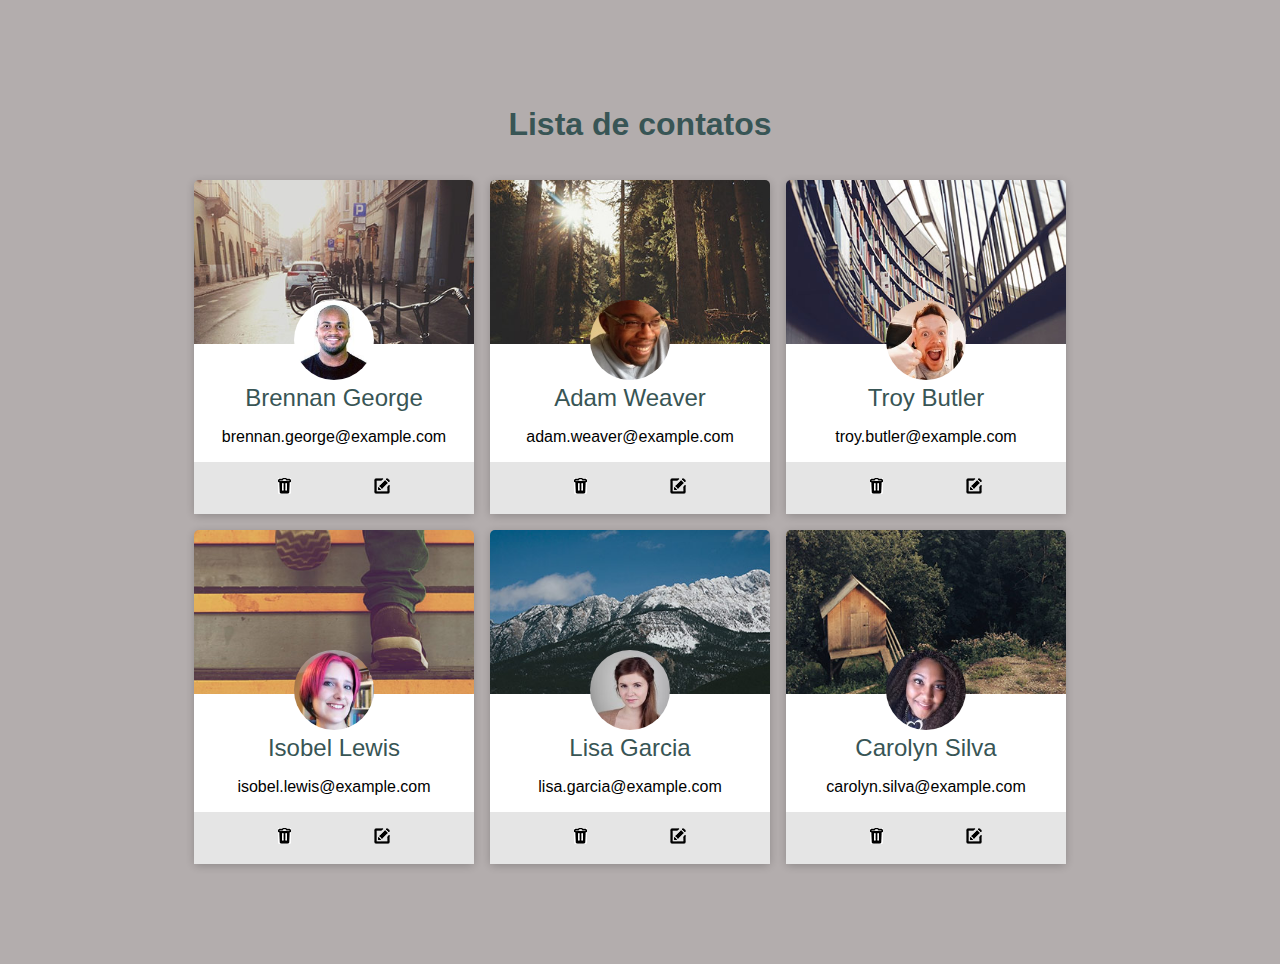
<file: lista-contatos/index.html>
<!DOCTYPE html>
<html lang="en">

<head>
    <meta charset="UTF-8">
    <meta http-equiv="X-UA-Compatible" content="IE=edge">
    <meta name="viewport" content="width=device-width, initial-scale=1.0">
    <title>Document</title>
    <link rel="stylesheet" href="style2.css">

</head>

<body>
    <h1 class="main-title">Lista de contatos</h1>

    <div class="list-wrapper">
        <ul class="list">
            <li class="list-item" id="thumb1">
                <div class="list-item__image">
                    <img src="imagens/1.jpg" alt="foto de contato">
                </div>
                
                <div class="list-item__content">
                    <p class="list-item__name">
                        Brennan George
                    </p>
                    <p class="list-item__email">
                        brennan.george@example.com
                    </p>
                </div>
                
                <div class="list-item__action">
                    <a href="#"><img src="imagens/delete.png" alt="Delete"></a>
                    <a href="#"><img src="imagens/edit.png" alt="Edit"></a>

                </div>
            </li>

            <li class="list-item" id="thumb2">
                <div class="list-item__image">
                    <img src="imagens/2.jpg" alt="foto de contato">

                </div>
                <div class="list-item__content">
                    <p class="list-item__name">
                        Adam Weaver
                    </p>
                    <p class="list-item__email">
                        adam.weaver@example.com
                    </p>

                </div>
                <div class="list-item__action">
                    <a href="#"><img src="imagens/delete.png" alt="Delete"></a>
                    <a href="#"><img src="imagens/edit.png" alt="Edit"></a>

                </div>
            </li>

            <li class="list-item" id="thumb3">
                <div class="list-item__image">
                    <img src="imagens/3.jpg" alt="foto de contato">

                </div>
                <div class="list-item__content">
                    <p class="list-item__name">
                        Troy Butler
                    </p>
                    <p class="list-item__email">
                        troy.butler@example.com
                    </p>

                </div>
                <div class="list-item__action">
                    <a href="#"><img src="imagens/delete.png" alt="Delete"></a>
                    <a href="#"><img src="imagens/edit.png" alt="Edit"></a>

                </div>
            </li>

            <li class="list-item" id="thumb4">
                <div class="list-item__image">
                    <img src="imagens/4.jpg" alt="foto de contato">

                </div>
                <div class="list-item__content">
                    <p class="list-item__name">
                        Isobel Lewis
                    </p>
                    <p class="list-item__email">
                        isobel.lewis@example.com
                    </p>

                </div>
                <div class="list-item__action">
                    <a href="#"><img src="imagens/delete.png" alt="Delete"></a>
                    <a href="#"><img src="imagens/edit.png" alt="Edit"></a>

                </div>
            </li>

            <li class="list-item" id="thumb5">
                <div class="list-item__image">
                    <img src="imagens/5.jpg" alt="foto de contato">

                </div>
                <div class="list-item__content">
                    <p class="list-item__name">
                        Lisa Garcia
                    </p>
                    <p class="list-item__email">
                        lisa.garcia@example.com
                    </p>

                </div>
                <div class="list-item__action">
                    <a href="#"><img src="imagens/delete.png" alt="Delete"></a>
                    <a href="#"><img src="imagens/edit.png" alt="Edit"></a>

                </div>
            </li>

            <li class="list-item" id="thumb6">
                <div class="list-item__image">
                    <img src="imagens/6.jpg" alt="foto de contato">

                </div>
                <div class="list-item__content">
                    <p class="list-item__name">
                        Carolyn Silva
                    </p>
                    <p class="list-item__email">
                        carolyn.silva@example.com
                    </p>

                </div>
                <div class="list-item__action">
                    <a href="#"><img src="imagens/delete.png" alt="Delete"></a>
                    <a href="#"><img src="imagens/edit.png" alt="Edit"></a>

                </div>
            </li>

        </ul>
    </div>

</body>

</html>
</file>
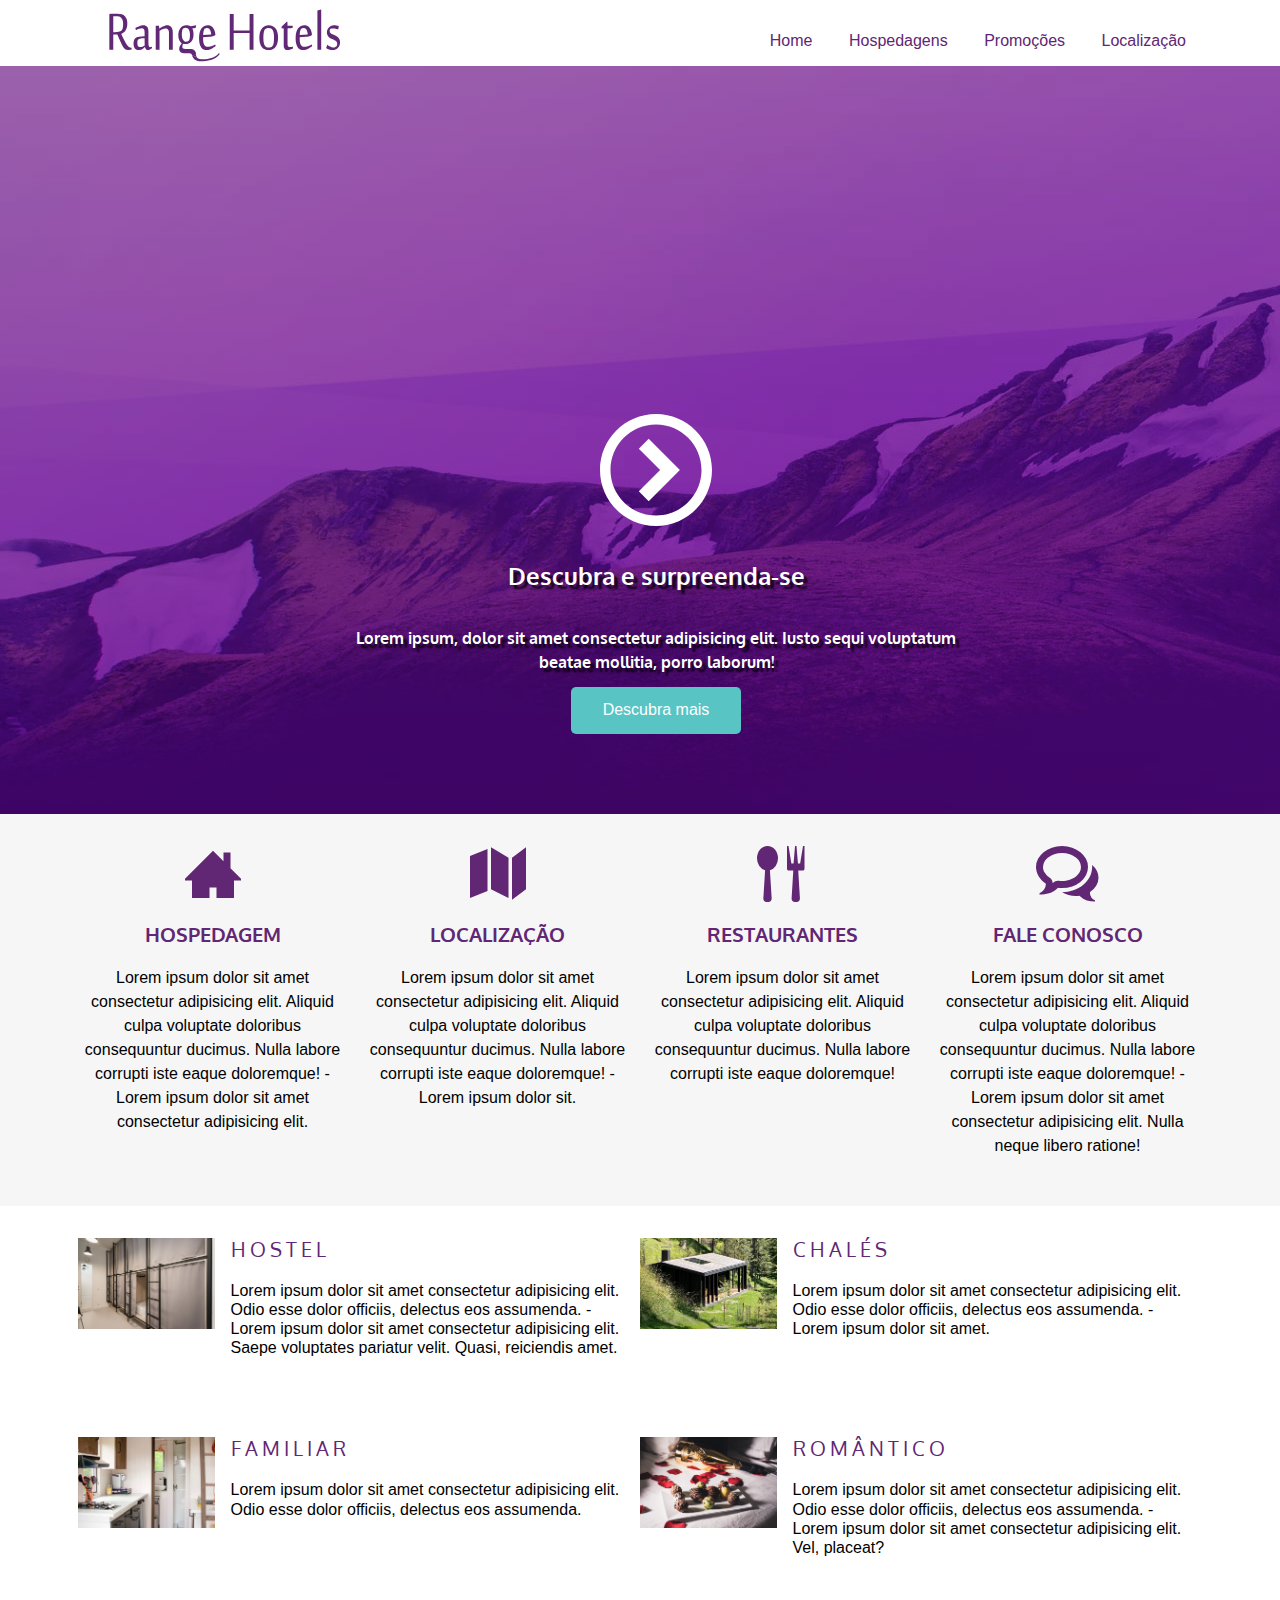
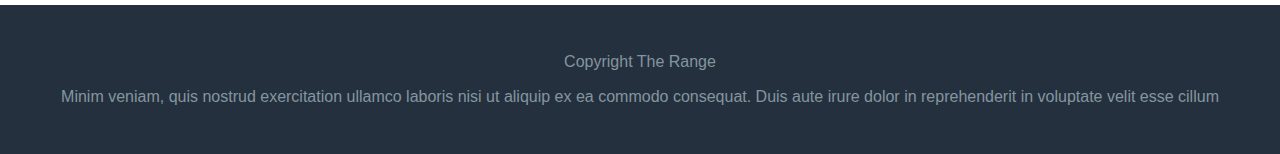
<file: Projeto-7-Angels-Hostels/index.html>
<!DOCTYPE html>
<html lang="pt-br">

<head>
    <meta charset="UTF-8">
    <meta name="viewport" content="width=device-width, initial-scale=1.0">
    <title>AngelsHostels</title>
    <link rel="preconnect" href="https://fonts.googleapis.com">
    <link rel="preconnect" href="https://fonts.gstatic.com" crossorigin>
    <link href="https://fonts.googleapis.com/css2?family=Oxygen:wght@400;700&display=swap" rel="stylesheet">

    <link rel="stylesheet" href="assets/icomoon-icon/style.css">

    <link rel="stylesheet" href="css/normalize.css">
    <link rel="stylesheet" href="css/style.css">

</head>

<body>

    <header class="top_header maxWidth">
        <img src="images/logo_mob.svg" class="top_header_logo" alt="Angels Hostels">
        <nav class="top_header_nav">
            <ul>
                <li>
                    <a href="#">Home</a>
                </li>
                <li>
                    <a href="#">Hospedagens</a>
                </li>

                <li>
                    <a href="#">Promoções</a>
                </li>

                <li>
                    <a href="#">Localização</a>
                </li>
            </ul>
        </nav>
    </header>

    <main>

        <section class="heroBanner">
            <div class="maxWidth">
                <div class="heroBanner_iconPlay">
                    <img src="images/icon_play.svg" alt="">
                </div>
                <h1 class="heroBanner_title">
                    Descubra e surpreenda-se
                </h1>
                <h2 class="heroBanner_subtitle">
                    Lorem ipsum, dolor sit amet consectetur adipisicing elit. Iusto sequi voluptatum beatae mollitia,
                    porro
                    laborum!
                </h2>

                <a href="" class="heroBanner_btn">Descubra mais</a>
            </div>
        </section>

        <section class="middleContent">

            <div class="maxWidth row">

                <article class="col col-sm-12 col-md-6 col-xl-3 ">
                    <a href="#">
                        <span class="icon-home3"></span>
                        <h3 class="middleContent_title">Hospedagem</h3>
                        <p>Lorem ipsum dolor sit amet consectetur adipisicing elit. Aliquid culpa voluptate doloribus
                            consequuntur ducimus. Nulla labore corrupti iste eaque doloremque! - Lorem ipsum dolor sit
                            amet consectetur adipisicing elit.</p>
                    </a>
                </article>

                <article class="col col-sm-12 col-md-6 col-xl-3 ">
                    <a href="#">
                        <span class="icon-map"></span>
                        <h3 class="middleContent_title">Localização</h3>
                        <p>Lorem ipsum dolor sit amet consectetur adipisicing elit. Aliquid culpa voluptate doloribus
                            consequuntur ducimus. Nulla labore corrupti iste eaque doloremque! - Lorem ipsum dolor sit.
                        </p>
                    </a>
                </article>

                <article class="col col-sm-12 col-md-6 col-xl-3 ">
                    <a href="#">
                        <span class="icon-spoon-knife"></span>
                        <h3 class="middleContent_title">Restaurantes</h3>
                        <p>Lorem ipsum dolor sit amet consectetur adipisicing elit. Aliquid culpa voluptate doloribus
                            consequuntur ducimus. Nulla labore corrupti iste eaque doloremque!</p>
                    </a>
                </article>

                <article class="col col-sm-12 col-md-6 col-xl-3 ">
                    <a href="#">
                        <span class="icon-bubbles4"></span>
                        <h3 class="middleContent_title">Fale conosco</h3>
                        <p>Lorem ipsum dolor sit amet consectetur adipisicing elit. Aliquid culpa voluptate doloribus
                            consequuntur ducimus. Nulla labore corrupti iste eaque doloremque! - Lorem ipsum dolor sit
                            amet consectetur adipisicing elit. Nulla neque libero ratione!</p>
                    </a>
                </article>

            </div>

        </section>

        <section class="mainContent">
            <div class="row maxWidth">

                <article class="mainContent_article col-sm-12 col-xl-6">
                    <div class="mainContent_container">
                        <div class="mainContent_img">
                            <img src="images/hostel.png" alt="Hostel">
                        </div>
                        <div class="mainContent_text">
                            <h3 class="mainContent_title">Hostel</h3>
                            <p>Lorem ipsum dolor sit amet consectetur adipisicing elit. Odio esse dolor officiis,
                                delectus
                                eos assumenda. - Lorem ipsum dolor sit amet consectetur adipisicing elit. Saepe
                                voluptates pariatur velit. Quasi, reiciendis amet.</p>
                        </div>
                    </div>
                </article>


                <article class="mainContent_article col-sm-12 col-xl-6">
                    <div class="mainContent_container">
                        <div class="mainContent_img">
                            <img src="images/chale.png" alt="Chalé">
                        </div>
                        <div class="mainContent_text">
                            <h3 class="mainContent_title">Chalés</h3>
                            <p>Lorem ipsum dolor sit amet consectetur adipisicing elit. Odio esse dolor officiis,
                                delectus
                                eos assumenda. - Lorem ipsum dolor sit amet.</p>
                        </div>
                    </div>
                </article>

                <article class="mainContent_article col-sm-12 col-xl-6">
                    <div class="mainContent_container">
                        <div class="mainContent_img">
                            <img src="images/familiar.png" alt="Familiar">
                        </div>
                        <div class="mainContent_text">
                            <h3 class="mainContent_title">Familiar</h3>
                            <p>Lorem ipsum dolor sit amet consectetur adipisicing elit. Odio esse dolor officiis,
                                delectus
                                eos assumenda. </p>
                        </div>
                    </div>
                </article>

                <article class="mainContent_article col-sm-12 col-xl-6">
                    <div class="mainContent_container">
                        <div class="mainContent_img">
                            <img src="images/romantico.png" alt="Romântico">
                        </div>
                        <div class="mainContent_text">
                            <h3 class="mainContent_title">Romântico</h3>
                            <p>Lorem ipsum dolor sit amet consectetur adipisicing elit. Odio esse dolor officiis,
                                delectus
                                eos assumenda. - Lorem ipsum dolor sit amet consectetur adipisicing elit. Vel, placeat?
                            </p>
                        </div>
                    </div>
                </article>
            </div>
        </section>

    </main>

    <footer class="footer">
        <p>Copyright The Range</p>
        <p>Minim veniam, quis nostrud exercitation ullamco laboris nisi ut aliquip ex ea commodo consequat. Duis aute
            irure dolor in reprehenderit in voluptate velit esse cillum
        </p>
    </footer>

</body>

</html>
</file>
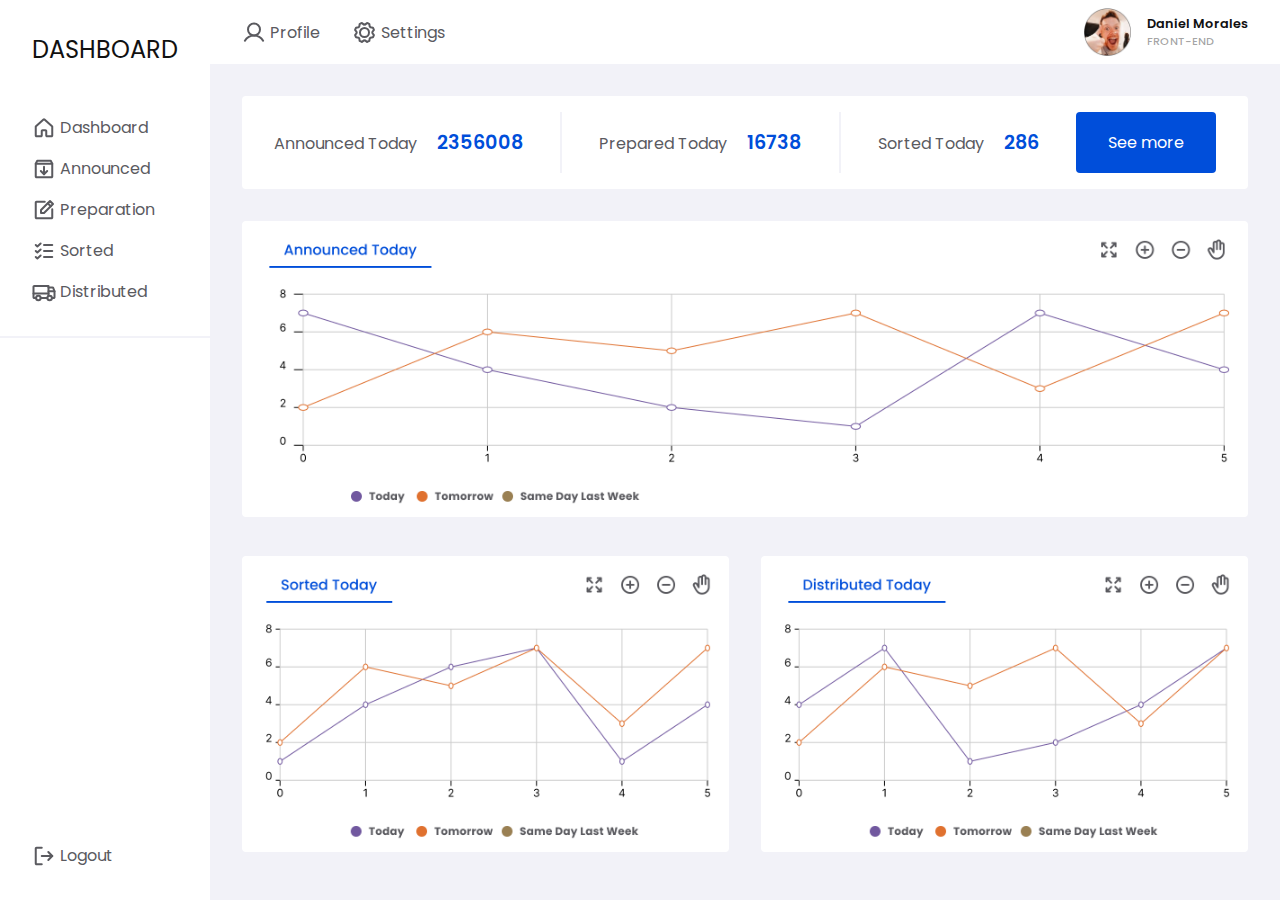
<file: projeto-8-Dashboard/index.html>
<!DOCTYPE html>
<html lang="pt-br">

<head>
    <meta charset="UTF-8">
    <meta name="viewport" content="width=device-width, initial-scale=1.0">
    <title>Projeto Dashboard</title>
    <link rel="preconnect" href="https://fonts.googleapis.com">
    <link rel="preconnect" href="https://fonts.gstatic.com" crossorigin>
    <link href="https://fonts.googleapis.com/css2?family=Poppins:wght@500;600&display=swap" rel="stylesheet">
    <link rel="stylesheet" href="style.css">
</head>

<body>
    <nav class="mainNav">
        <a href="index.html" class="mainNav_linkLogo">Dashboard</a>

        <div class="mainNav_menus">
            <ul class="mainNav_menu">
                <li>
                    <a href="#">
                        <svg width="24" height="24" viewBox="0 0 24 24" fill="none" xmlns="http://www.w3.org/2000/svg">
                            <path
                                d="M14.25 19.499V14.999C14.25 14.8001 14.171 14.6093 14.0303 14.4686C13.8897 14.328 13.6989 14.249 13.5 14.249H10.5C10.3011 14.249 10.1103 14.328 9.96967 14.4686C9.82902 14.6093 9.75 14.8001 9.75 14.999V19.499C9.75 19.6979 9.67098 19.8887 9.53033 20.0293C9.38968 20.17 9.19891 20.249 9 20.249H4.5C4.30109 20.249 4.11032 20.17 3.96967 20.0293C3.82902 19.8887 3.75 19.6979 3.75 19.499V10.8271C3.75168 10.7233 3.77411 10.6209 3.81597 10.5259C3.85783 10.4309 3.91828 10.3453 3.99375 10.274L11.4937 3.45836C11.632 3.33187 11.8126 3.26172 12 3.26172C12.1874 3.26172 12.368 3.33187 12.5062 3.45836L20.0062 10.274C20.0817 10.3453 20.1422 10.4309 20.184 10.5259C20.2259 10.6209 20.2483 10.7233 20.25 10.8271V19.499C20.25 19.6979 20.171 19.8887 20.0303 20.0293C19.8897 20.17 19.6989 20.249 19.5 20.249H15C14.8011 20.249 14.6103 20.17 14.4697 20.0293C14.329 19.8887 14.25 19.6979 14.25 19.499Z"
                                stroke="#5A5A5F" stroke-width="2" stroke-linecap="round" stroke-linejoin="round" />
                        </svg>

                        Dashboard
                    </a>
                </li>

                <li>
                    <a href="#">
                        <svg width="24" height="24" viewBox="0 0 24 24" fill="none" xmlns="http://www.w3.org/2000/svg">
                            <path
                                d="M19.5 20.25H4.5C4.30109 20.25 4.11032 20.171 3.96967 20.0303C3.82902 19.8897 3.75 19.6989 3.75 19.5V6.75L5.25 3.75H18.75L20.25 6.75V19.5C20.25 19.6989 20.171 19.8897 20.0303 20.0303C19.8897 20.171 19.6989 20.25 19.5 20.25Z"
                                stroke="#5A5A5F" stroke-width="2" stroke-linecap="round" stroke-linejoin="round" />
                            <path d="M8.82227 14.0703L12.0004 17.2484L15.1785 14.0703" stroke="#5A5A5F" stroke-width="2"
                                stroke-linecap="round" stroke-linejoin="round" />
                            <path d="M12 9.75V17.25" stroke="#5A5A5F" stroke-width="2" stroke-linecap="round"
                                stroke-linejoin="round" />
                            <path d="M3.75 6.75H20.25" stroke="#5A5A5F" stroke-width="2" stroke-linecap="round"
                                stroke-linejoin="round" />
                        </svg>

                        Announced
                    </a>
                </li>

                <li>
                    <a href="#">
                        <svg width="24" height="24" viewBox="0 0 24 24" fill="none" xmlns="http://www.w3.org/2000/svg">
                            <path d="M12 15H9V12L18 3L21 6L12 15Z" stroke="#5A5A5F" stroke-width="2"
                                stroke-linecap="round" stroke-linejoin="round" />
                            <path d="M15.75 5.25L18.75 8.25" stroke="#5A5A5F" stroke-width="2" stroke-linecap="round"
                                stroke-linejoin="round" />
                            <path
                                d="M20.25 11.25V19.5C20.25 19.6989 20.171 19.8897 20.0303 20.0303C19.8897 20.171 19.6989 20.25 19.5 20.25H4.5C4.30109 20.25 4.11032 20.171 3.96967 20.0303C3.82902 19.8897 3.75 19.6989 3.75 19.5V4.5C3.75 4.30109 3.82902 4.11032 3.96967 3.96967C4.11032 3.82902 4.30109 3.75 4.5 3.75H12.75"
                                stroke="#5A5A5F" stroke-width="2" stroke-linecap="round" stroke-linejoin="round" />
                        </svg>

                        Preparation
                    </a>
                </li>

                <li>
                    <a href="#">
                        <svg width="24" height="24" viewBox="0 0 24 24" fill="none" xmlns="http://www.w3.org/2000/svg">
                            <path d="M12 12H20.25" stroke="#5A5A5F" stroke-width="2" stroke-linecap="round"
                                stroke-linejoin="round" />
                            <path d="M12 6H20.25" stroke="#5A5A5F" stroke-width="2" stroke-linecap="round"
                                stroke-linejoin="round" />
                            <path d="M12 18H20.25" stroke="#5A5A5F" stroke-width="2" stroke-linecap="round"
                                stroke-linejoin="round" />
                            <path d="M8.625 4.5L5.37187 7.5L3.75 6" stroke="#5A5A5F" stroke-width="2"
                                stroke-linecap="round" stroke-linejoin="round" />
                            <path d="M8.625 10.5L5.37187 13.5L3.75 12" stroke="#5A5A5F" stroke-width="2"
                                stroke-linecap="round" stroke-linejoin="round" />
                            <path d="M8.625 16.5L5.37187 19.5L3.75 18" stroke="#5A5A5F" stroke-width="2"
                                stroke-linecap="round" stroke-linejoin="round" />
                        </svg>

                        Sorted
                    </a>
                </li>

                <li>
                    <a href="#">
                        <svg width="24" height="24" viewBox="0 0 24 24" fill="none" xmlns="http://www.w3.org/2000/svg">
                            <path
                                d="M16.5 7.50002H20.4938C20.6432 7.49904 20.7894 7.54329 20.9132 7.62695C21.037 7.71061 21.1326 7.82977 21.1875 7.96877L22.5 11.25"
                                stroke="#5A5A5F" stroke-width="2" stroke-linecap="round" stroke-linejoin="round" />
                            <path d="M1.5 13.5H16.5" stroke="#5A5A5F" stroke-width="2" stroke-linecap="round"
                                stroke-linejoin="round" />
                            <path
                                d="M17.625 20.25C18.8676 20.25 19.875 19.2426 19.875 18C19.875 16.7574 18.8676 15.75 17.625 15.75C16.3824 15.75 15.375 16.7574 15.375 18C15.375 19.2426 16.3824 20.25 17.625 20.25Z"
                                stroke="#5A5A5F" stroke-width="2" stroke-miterlimit="10" />
                            <path
                                d="M6.375 20.25C7.61764 20.25 8.625 19.2426 8.625 18C8.625 16.7574 7.61764 15.75 6.375 15.75C5.13236 15.75 4.125 16.7574 4.125 18C4.125 19.2426 5.13236 20.25 6.375 20.25Z"
                                stroke="#5A5A5F" stroke-width="2" stroke-miterlimit="10" />
                            <path d="M15.375 18H8.625" stroke="#5A5A5F" stroke-width="2" stroke-linecap="round"
                                stroke-linejoin="round" />
                            <path
                                d="M4.125 18H2.25C2.05109 18 1.86032 17.921 1.71967 17.7803C1.57902 17.6397 1.5 17.4489 1.5 17.25V6.75C1.5 6.55109 1.57902 6.36032 1.71967 6.21967C1.86032 6.07902 2.05109 6 2.25 6H16.5V16.05"
                                stroke="#5A5A5F" stroke-width="2" stroke-linecap="round" stroke-linejoin="round" />
                            <path
                                d="M16.5 11.25H22.5V17.25C22.5 17.4489 22.421 17.6397 22.2803 17.7803C22.1397 17.921 21.9489 18 21.75 18H19.875"
                                stroke="#5A5A5F" stroke-width="2" stroke-linecap="round" stroke-linejoin="round" />
                        </svg>

                        Distributed
                    </a>
                </li>
            </ul>

            <ul class="mainNav_menu">
                <li>
                    <a href="#">
                        <svg width="24" height="24" viewBox="0 0 24 24" fill="none" xmlns="http://www.w3.org/2000/svg">
                            <path d="M16.3125 8.0625L20.25 12L16.3125 15.9375" stroke="#5A5A5F" stroke-width="2"
                                stroke-linecap="round" stroke-linejoin="round" />
                            <path d="M9.75 12H20.25" stroke="#5A5A5F" stroke-width="2" stroke-linecap="round"
                                stroke-linejoin="round" />
                            <path
                                d="M9.75 20.25H4.5C4.30109 20.25 4.11032 20.171 3.96967 20.0303C3.82902 19.8897 3.75 19.6989 3.75 19.5V4.5C3.75 4.30109 3.82902 4.11032 3.96967 3.96967C4.11032 3.82902 4.30109 3.75 4.5 3.75H9.75"
                                stroke="#5A5A5F" stroke-width="2" stroke-linecap="round" stroke-linejoin="round" />
                        </svg>

                        Logout
                    </a>
                </li>
            </ul>
        </div>
    </nav>

    <header class="topnav">
        <nav>
            <ul class="topnav_menu">
                <li>
                    <a href="#">
                        <svg width="24" height="25" viewBox="0 0 24 25" fill="none" xmlns="http://www.w3.org/2000/svg">
                            <path
                                d="M12 15.5C15.3137 15.5 18 12.8137 18 9.5C18 6.18629 15.3137 3.5 12 3.5C8.68629 3.5 6 6.18629 6 9.5C6 12.8137 8.68629 15.5 12 15.5Z"
                                stroke="#5A5A5F" stroke-width="2" stroke-miterlimit="10" />
                            <path
                                d="M2.90625 20.7508C3.82775 19.1544 5.15328 17.8287 6.74958 16.907C8.34588 15.9853 10.1567 15.5 12 15.5C13.8433 15.5 15.6541 15.9853 17.2504 16.907C18.8467 17.8287 20.1722 19.1544 21.0938 20.7508"
                                stroke="#5A5A5F" stroke-width="2" stroke-linecap="round" stroke-linejoin="round" />
                        </svg>

                        Profile
                    </a>
                </li>

                <li>
                    <a href="#">
                        <svg width="25" height="25" viewBox="0 0 25 25" fill="none" xmlns="http://www.w3.org/2000/svg">
                            <path
                                d="M12.4972 17C14.9825 17 16.9972 14.9853 16.9972 12.5C16.9972 10.0147 14.9825 8 12.4972 8C10.0119 8 7.99719 10.0147 7.99719 12.5C7.99719 14.9853 10.0119 17 12.4972 17Z"
                                stroke="#5A5A5F" stroke-width="2" stroke-linecap="round" stroke-linejoin="round" />
                            <path
                                d="M17.7195 6.60156C17.957 6.82031 18.182 7.04531 18.3945 7.27656L20.9538 7.64219C21.3708 8.36641 21.6923 9.14161 21.9101 9.94844L20.3538 12.0203C20.3538 12.0203 20.382 12.6578 20.3538 12.9766L21.9101 15.0484C21.6933 15.8556 21.3718 16.6309 20.9538 17.3547L18.3945 17.7203C18.3945 17.7203 17.9538 18.1797 17.7195 18.3953L17.3538 20.9547C16.6296 21.3717 15.8544 21.6931 15.0476 21.9109L12.9757 20.3547C12.6576 20.3828 12.3376 20.3828 12.0195 20.3547L9.94758 21.9109C9.14042 21.6941 8.36509 21.3727 7.64133 20.9547L7.27571 18.3953C7.04446 18.1766 6.81946 17.9516 6.60071 17.7203L4.04133 17.3547C3.62432 16.6305 3.30289 15.8553 3.08508 15.0484L4.64133 12.9766C4.64133 12.9766 4.61321 12.3391 4.64133 12.0203L3.08508 9.94844C3.30188 9.14127 3.62336 8.36594 4.04133 7.64219L6.60071 7.27656C6.81946 7.04531 7.04446 6.82031 7.27571 6.60156L7.64133 4.04219C8.36556 3.62517 9.14076 3.30375 9.94758 3.08594L12.0195 4.64219C12.3376 4.61406 12.6576 4.61406 12.9757 4.64219L15.0476 3.08594C15.8547 3.30274 16.6301 3.62421 17.3538 4.04219L17.7195 6.60156Z"
                                stroke="#5A5A5F" stroke-width="2" stroke-linecap="round" stroke-linejoin="round" />
                        </svg>

                        Settings
                    </a>
                </li>
            </ul>
        </nav>

        <section class="perfil">
            <div class="perfil_thumb">
                <img src="imagens/perfil.png" alt="">
            </div>
            <div>
                <div class="perfil_name">Daniel Morales</div>
                <div class="perfil_rule">Front-end</div>
            </div>
        </section>
    </header>

    <main>
        <section class="summary">
            <article>
                <span class="summary_description">Announced Today</span>
                <span class="summary_number">2356008</span>
            </article>

            <div class="summary_separated"></div>

            <article>
                <span class="summary_description">Prepared Today</span>
                <span class="summary_number">16738</span>
            </article>

            <div class="summary_separated"></div>

            <article>
                <span class="summary_description">Sorted Today</span>
                <span class="summary_number">286</span>
            </article>

            <a href="#" class="btn summary_btn">See more</a>


        </section>

        <figure>
            <img src="imagens/chart1.png" alt="chart 1">
        </figure>

        <figure class="grid-half">
            <img src="imagens/chart2.png" alt="chart 2">
        </figure>

        <figure class="grid-half">
            <img src="imagens/chart3.png" alt="chart 3">
        </figure>
    </main>
</body>

</html>
</file>
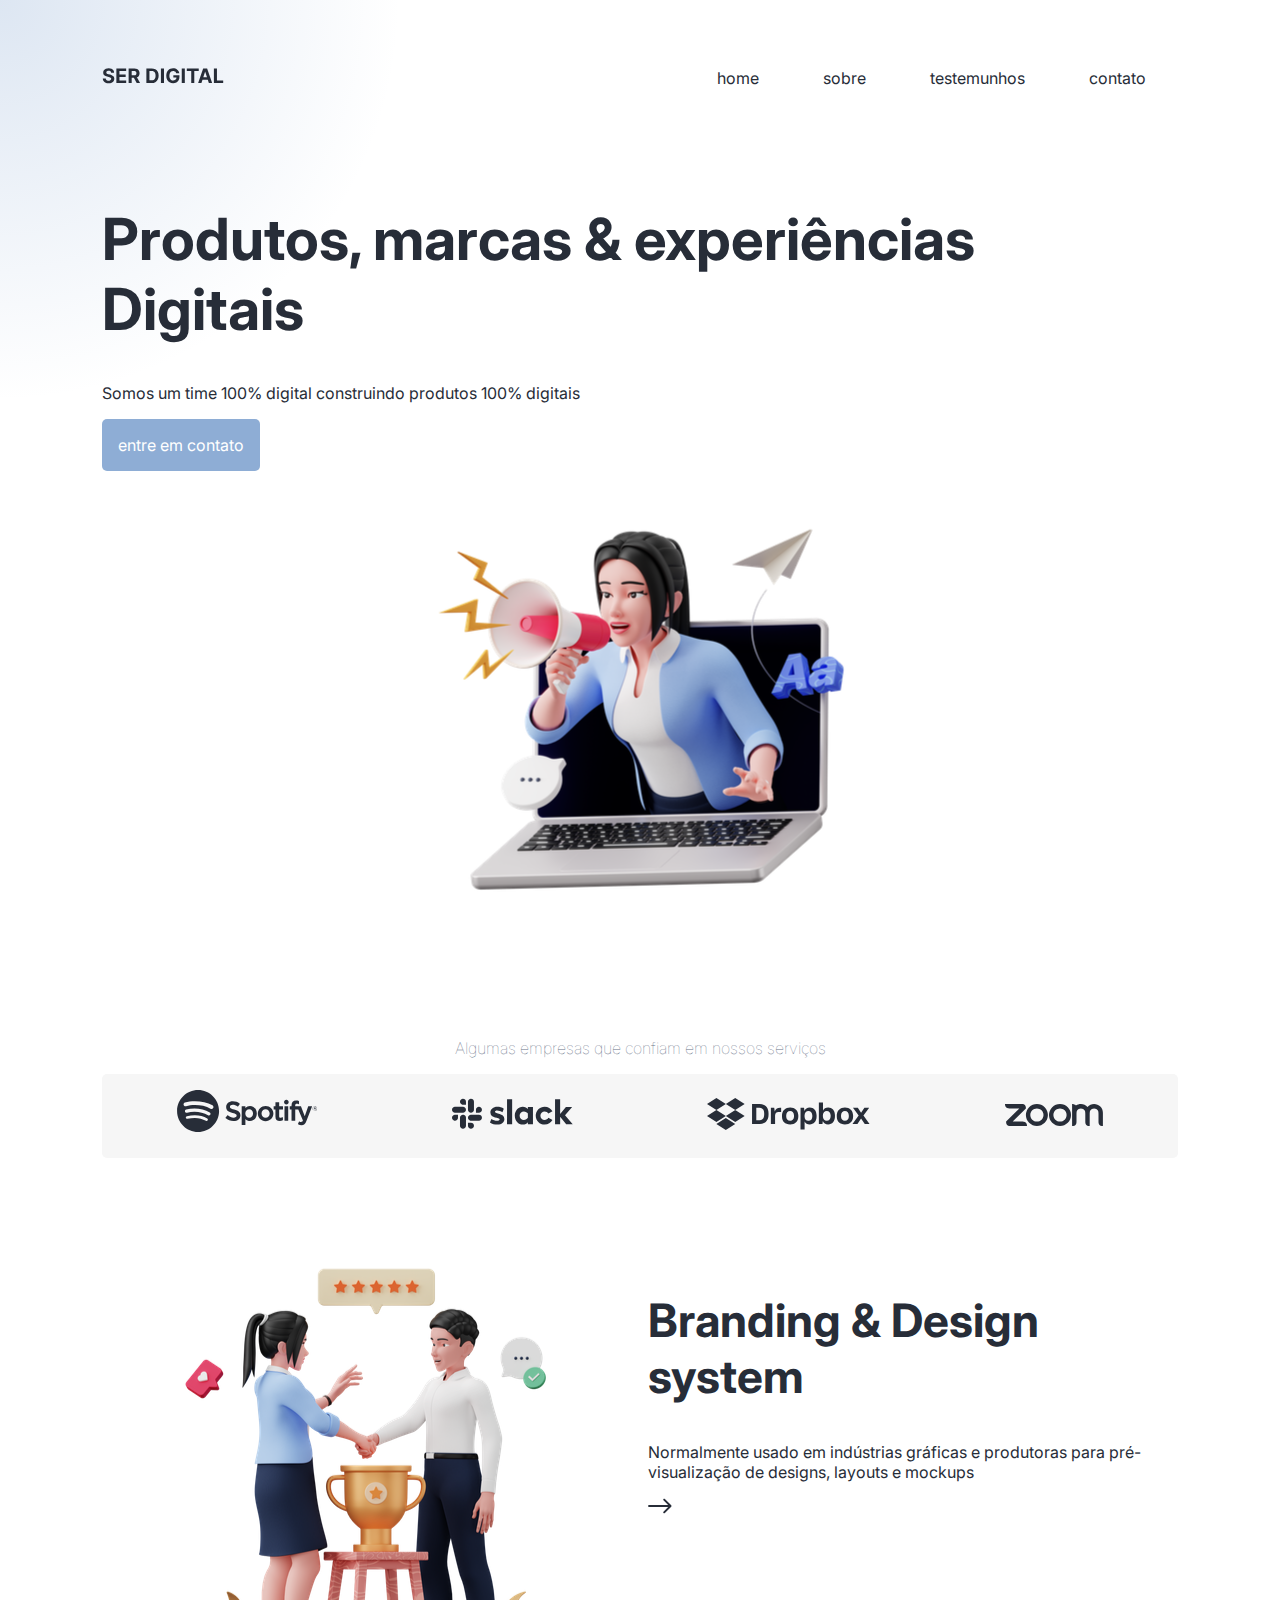
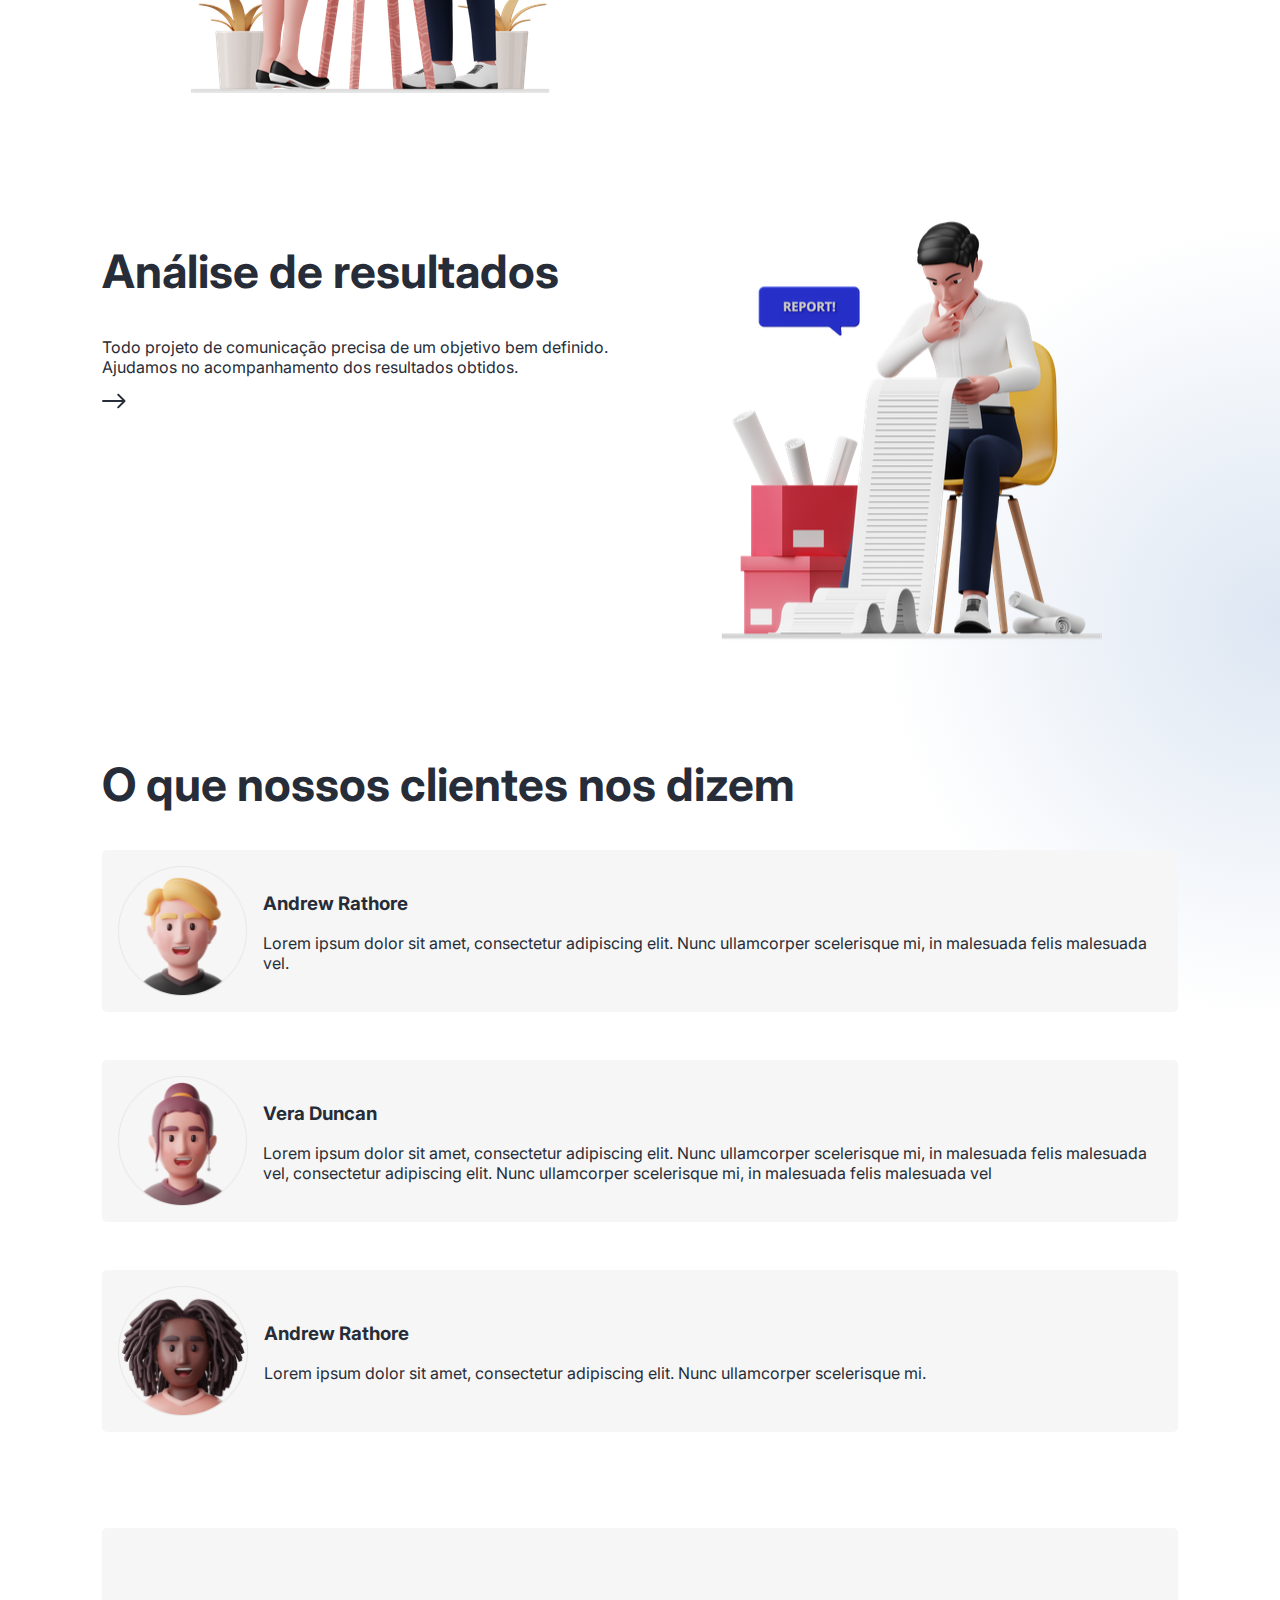
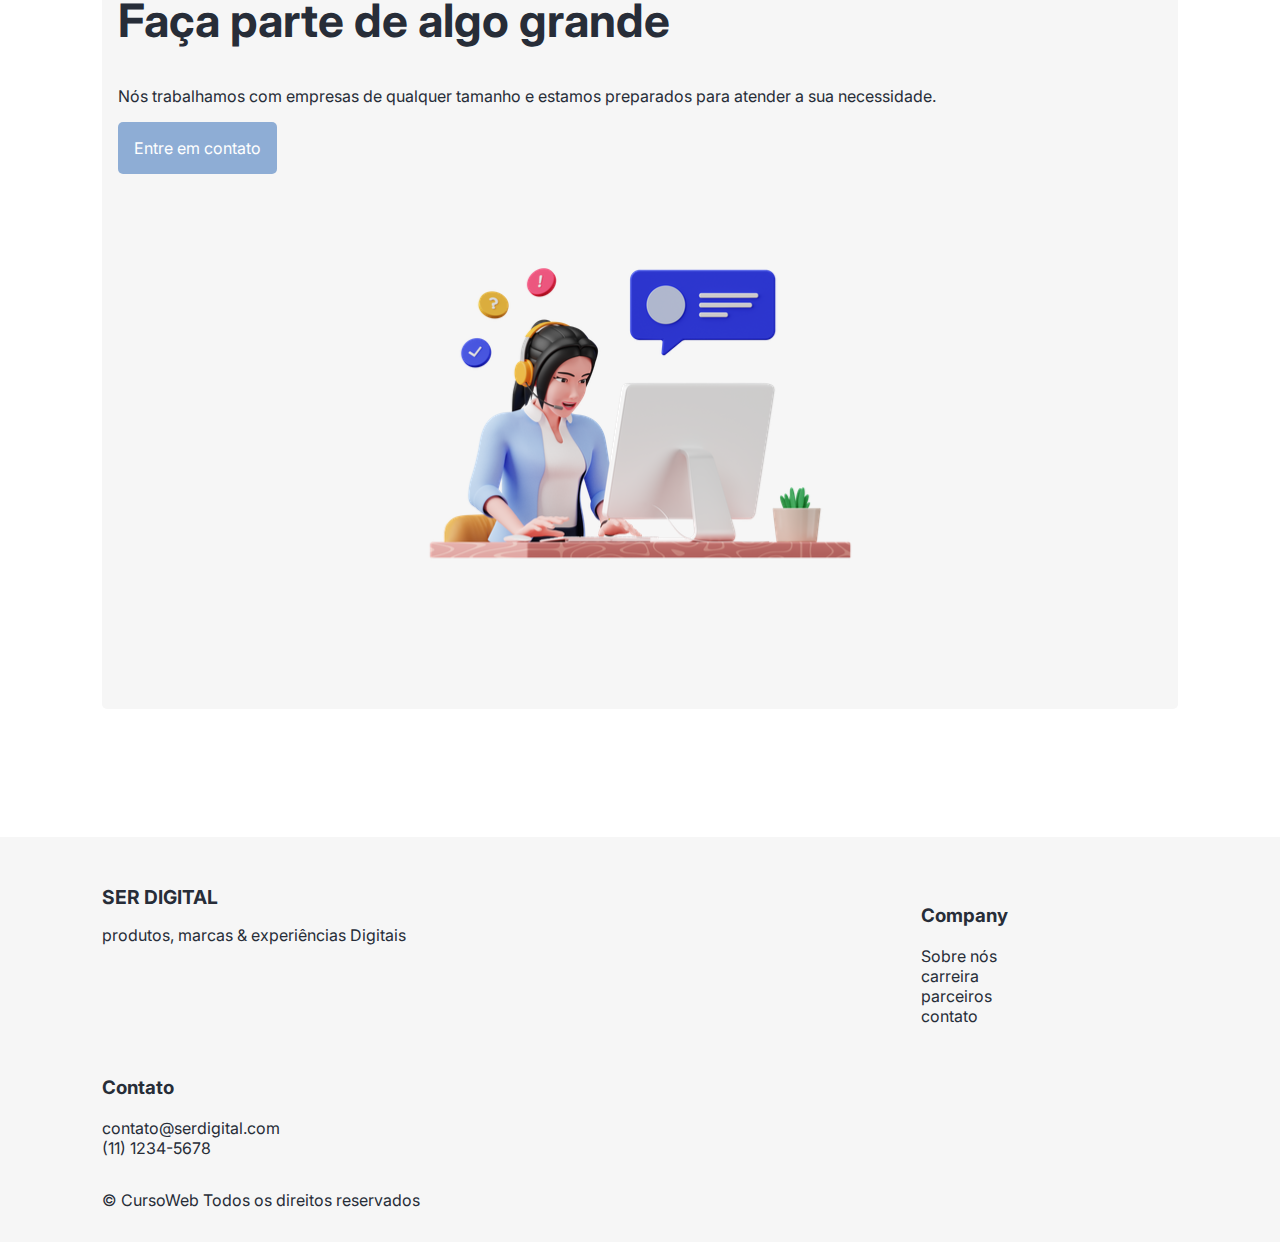
<file: Projeto-9-SerDigital/index.html>
<!DOCTYPE html>
<html lang="pt-br">

<head>
    <meta charset="UTF-8">
    <!-- <meta http-equiv="X-UA-Compatible" content="IE=edge"> -->
    <meta name="viewport" content="width=device-width, initial-scale=1.0">
    <title>Ser Digital</title>
    <link rel="preconnect" href="https://fonts.googleapis.com">
    <link rel="preconnect" href="https://fonts.gstatic.com" crossorigin>
    <link href="https://fonts.googleapis.com/css2?family=Inter:wght@300;400;700&display=swap" rel="stylesheet">
    <link rel="stylesheet" href="https://cdnjs.cloudflare.com/ajax/libs/font-awesome/6.4.0/css/all.min.css"
        integrity="sha512-iecdLmaskl7CVkqkXNQ/ZH/XLlvWZOJyj7Yy7tcenmpD1ypASozpmT/E0iPtmFIB46ZmdtAc9eNBvH0H/ZpiBw=="
        crossorigin="anonymous" referrerpolicy="no-referrer" />
    <link rel="stylesheet" href="style.css">
</head>

<body>

    <div class="content-wrapper-center" id="home">

        <header class="header">
            <a href="index.html"><img src="imagens/SER-DIGITAL.svg" alt="Logotipo Ser digital"></a>
            <nav>
                <input type="checkbox" class="menu-btn hide" id="menu-btn">
                <label for="menu-btn" class="menu-icon">
                    <span class="nav-icon"></span>
                </label>
                <ul class="header-menu">
                    <li><a href="index.html#home">home</a></li>
                    <li><a href="index.html#sobre">sobre</a></li>
                    <li><a href="index.html#testemunhos">testemunhos</a></li>
                    <li><a href="index.html#contato">contato</a></li>
                </ul>
            </nav>
        </header>

        <!-- Hero Banner -->
        <section class="hero row">
            <div class="content sm-12 lg-7">
                <header>
                    <h1 class="hero_title">Produtos, marcas &amp; experiências Digitais</h1>
                    <p>Somos um time 100% digital construindo produtos 100% digitais</p>
                </header>
                <a href="contato.html" class="btn">entre em contato</a>
            </div>
            <div class="imagem sm-12 lg-5">
                <img src="imagens/online-business-marketing.png" alt="" class="hero_image">
            </div>
        </section>

        <!-- Brands -->
        <section class="brands">
            <h2>Algumas empresas que confiam em nossos serviços</h2>
            <ul>
                <li><img src="imagens/spotify.svg" alt="spotify"></li>
                <li><img src="imagens/slack.svg" alt="slack"></li>
                <li><img src="imagens/dropbox.svg" alt="dropbox"></li>
                <li><img src="imagens/zoom.svg" alt="zoom"></li>
            </ul>
        </section>

        <!-- Branding section -->
        <section class="branding row" id="sobre">
            <article class="sm-12 md-7-12 lg-8-12">
                <h2>Branding &amp; Design system</h2>
                <p>Normalmente usado em indústrias gráficas e produtoras para pré-visualização de designs, layouts e
                    mockups</p>
                <a href="#"><span class="hide" aria-hidden="false">Saiba mais</span>
                    <img src="imagens/Arrow.svg" alt="" aria-hidden="true"></a>
            </article>
            <div class="imagem sm-12 md-1-6 lg-1-5">
                <img src="imagens/business-deal.png" alt="">
            </div>
        </section>

        <!-- Results section -->
        <section class="results row">
            <article class="sm-12 md-6 lg-5">
                <h2>Análise de resultados</h2>
                <p>Todo projeto de comunicação precisa de um objetivo bem definido. Ajudamos no acompanhamento dos
                    resultados obtidos.</p>
                <a href="#"><span class="hide" aria-hidden="false">Saiba mais</span>
                    <img src="imagens/Arrow.svg" alt="" aria-hidden="true"></a>
            </article>
            <div class="imagem sm-12 md-6 lg-8-12">
                <img src="imagens/businessman-checking-financial-report.png" alt="">
            </div>
        </section>


        <!-- Testemunhos -->
        <section class="testemunhos" id="testemunhos">
            <h2 class="testemunhos_title">O que nossos clientes nos dizem</h2>
            <div class="testemunhos_wrapper row">
                <article class="testemunho sm-12 lg-4">
                    <div class="testemunho_card">
                        <img src="imagens/western-man-4975942-4159828-1-2x.png" alt="" class="testemunho_thumb">
                        <div class="testemunho_content">
                            <h3 class="testemunho_nome">Andrew Rathore</h3>
                            <p>Lorem ipsum dolor sit amet, consectetur adipiscing elit. Nunc ullamcorper scelerisque mi,
                                in
                                malesuada felis malesuada vel. </p>
                        </div>
                    </div>
                </article>
                <article class="testemunho sm-12 lg-4">
                    <div class="testemunho_card">
                        <img src="imagens/western-man-4975942-4159828-2-2x.png" alt="" class="testemunho_thumb">
                        <div class="testemunho_content">
                            <h3 class="testemunho_nome">Vera Duncan</h3>
                            <p>Lorem ipsum dolor sit amet, consectetur adipiscing elit. Nunc ullamcorper scelerisque mi,
                                in
                                malesuada felis malesuada vel, consectetur adipiscing elit. Nunc ullamcorper scelerisque
                                mi,
                                in
                                malesuada felis malesuada vel </p>
                        </div>
                    </div>
                </article>
                <article class="testemunho sm-12 lg-4">
                    <div class="testemunho_card">
                        <img src="imagens/western-man-4975942-4159828-3-2x.png" alt="" class="testemunho_thumb">
                        <div class="testemunho_content">
                            <h3 class="testemunho_nome">Andrew Rathore</h3>
                            <p>Lorem ipsum dolor sit amet, consectetur adipiscing elit. Nunc ullamcorper scelerisque mi.
                            </p>
                        </div>
                    </div>
                </article>
            </div>

        </section>


        <article class="contato row" id="contato">
            <div class="contato_content sm-12 lg-8-12">
                <h2 class="contato_title">Faça parte de algo grande</h2>
                <p>Nós trabalhamos com empresas de qualquer tamanho e estamos preparados para atender a sua necessidade.
                </p>
                <a href="" class="btn">Entre em contato</a>
            </div>
            <div class="contato_image sm-12 lg-1-7">
                <img src="imagens/customer-support.png" alt="">
            </div>
        </article>


    </div>



    <!-- Footer -->
    <footer class="footer">

        <div class="content-wrapper-center row">


            <section class="sm-12 md-9 lg-6">
                <header>
                    <a href="index.html" class="logo">Ser Digital</a>
                    <p>produtos, marcas &amp; experiências Digitais</p>
                </header>



                <ul class="icons">
                    <li><a href="#">
                            <i aria-hidden="true" class="fa-brands fa-square-instagram"></i>
                            <span class="label hide">Instagram</span></a></li>
                    <li><a href="#"><i aria-hidden="true" class="fa-brands fa-square-twitter"></i><span
                                class="label hide">Twitter</span></a>
                    </li>
                    <li><a href="#"><i aria-hidden="true" class="fa-brands fa-linkedin"></i><span
                                class="label hide">LinkedIn</span></a>
                    </li>
                    <li><a href="#"><i aria-hidden="true" class="fa-brands fa-youtube"></i><span
                                class="label hide">Youtube</span></a>
                    </li>

                </ul>
            </section>

            <section class="sm-12 md-3 lg-3">
                <header>
                    <h3>Company</h3>
                </header>
                <ul>
                    <li><a href="">Sobre nós</a></li>
                    <li><a href="">carreira</a></li>
                    <li><a href="">parceiros</a></li>
                    <li><a href="">contato</a></li>
                </ul>
            </section>

            <section class="sm-12 lg-3">
                <header>
                    <h3>Contato</h3>
                </header>
                <ul>
                    <li>contato@serdigital.com</li>
                    <li>(11) 1234-5678</li>

                </ul>
            </section>

            <section class="copyright sm-12">
                &copy; CursoWeb <wbr>
Todos os direitos reservados <wbr>
            </section>

        </div>

    </footer>


</body>

</html>
</file>
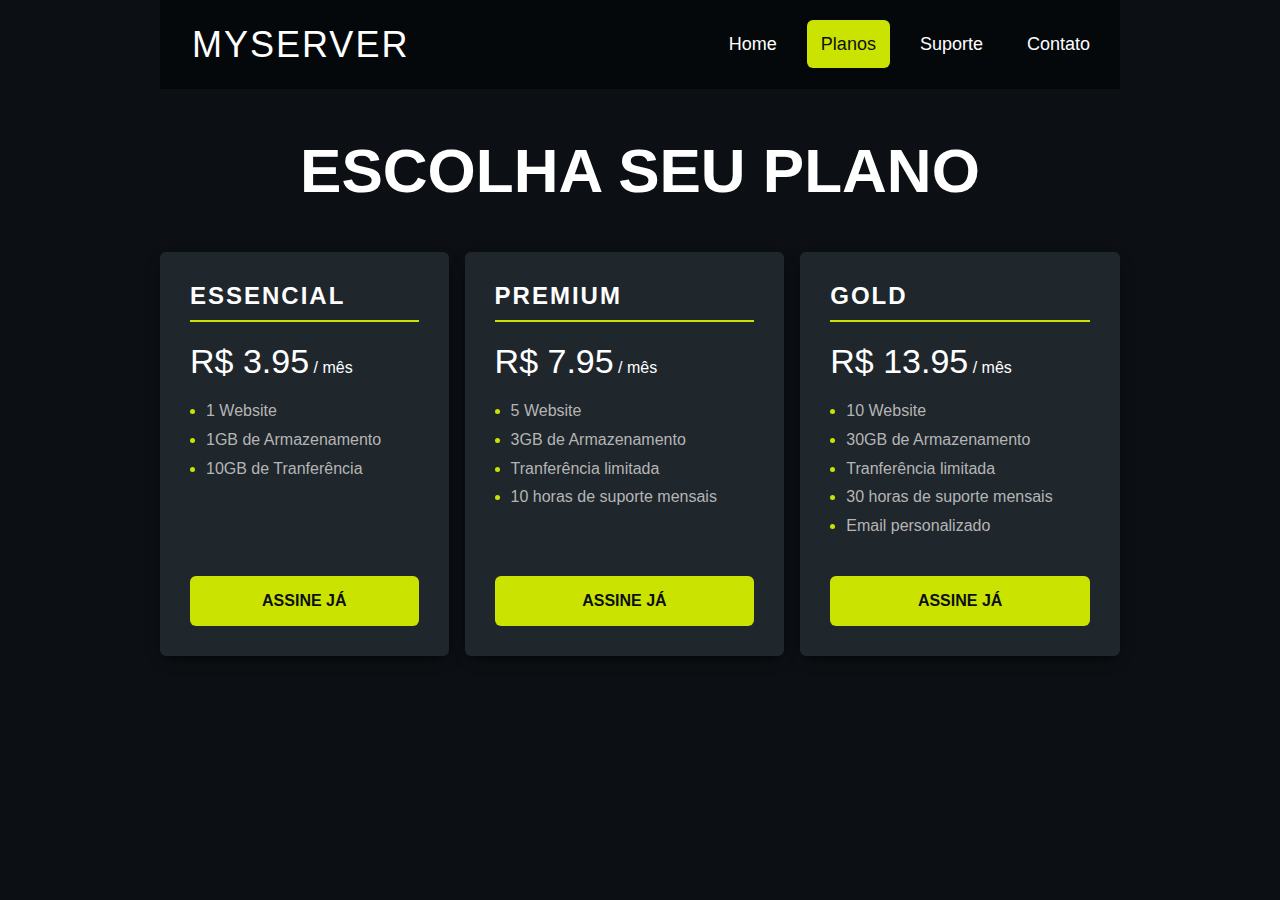
<file: projeto-price-cards/index.html>
<!DOCTYPE html>
<html lang="pt-br">
<head>
    <meta charset="UTF-8">
    <meta name="viewport" content="width=device-width, initial-scale=1.0">
    <link rel="stylesheet" href="style.css">
    <title>Price Cards</title>
</head>
<body>
    <header class="header">
        <div class="header__logo">
            MyServer
        </div>
        <nav class="header__nav">
            <ul>
                <li><a href="#">Home</a></li>
                <li><a href="#" class="header__nav--active">Planos</a></li>
                <li><a href="#">Suporte</a></li>
                <li><a href="#">Contato</a></li>
            </ul>
        </nav>
    </header>  
    
    <h1 class="main-title">Escolha seu plano</h1>
    <section class="pricing">
        <div class="pricing-plan">
            <h2 class="class-plan__title">Essencial</h2>
            <p><span class="pricing-plan__price">R$ 3.95</span> / mês</p>
            <ul class="pricing-plan__features">
                <li>1 Website</li>
                <li>1GB de Armazenamento</li>
                <li>10GB de Tranferência</li>
            </ul>
            <a href="#" class="pricing-plan__buttom">Assine Já</a>
        </div>

        <div class="pricing-plan">
            <h2 class="class-plan__title">Premium</h2>
            <p><span class="pricing-plan__price">R$ 7.95</span> / mês</p>
            <ul class="pricing-plan__features">
                <li>5 Website</li>
                <li>3GB de Armazenamento</li>
                <li>Tranferência limitada</li>
                <li>10 horas de suporte mensais</li>
            </ul>
            <a href="#" class="pricing-plan__buttom">Assine Já</a>
        </div>

        <div class="pricing-plan">
            <h2 class="class-plan__title">Gold</h2>
            <p><span class="pricing-plan__price">R$ 13.95</span> / mês</p>
            <ul class="pricing-plan__features">
                <li>10 Website</li>
                <li>30GB de Armazenamento</li>
                <li>Tranferência limitada</li>
                <li>30 horas de suporte mensais</li>
                <li>Email personalizado</li>
                
            </ul>
            <a href="#" class="pricing-plan__buttom">Assine Já</a>
        </div>
    </section>
    
</body>
</html>
</file>
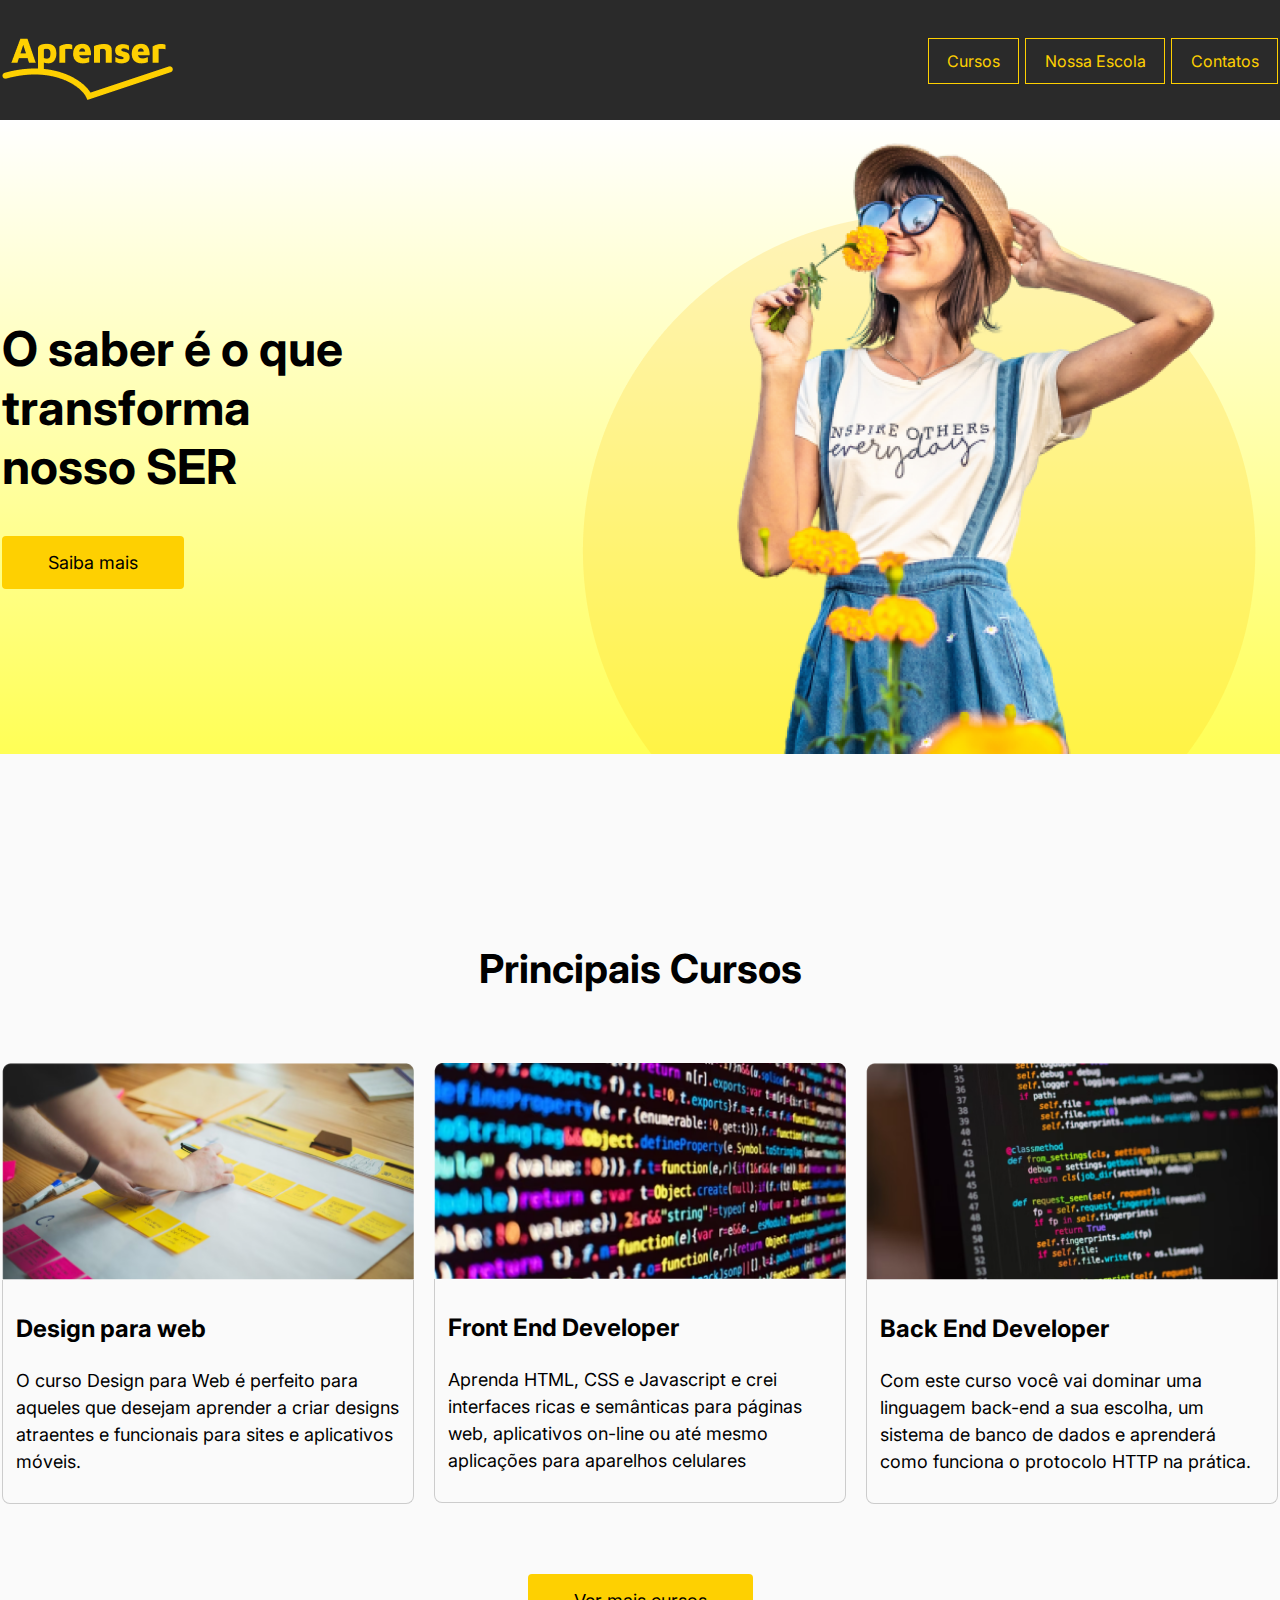
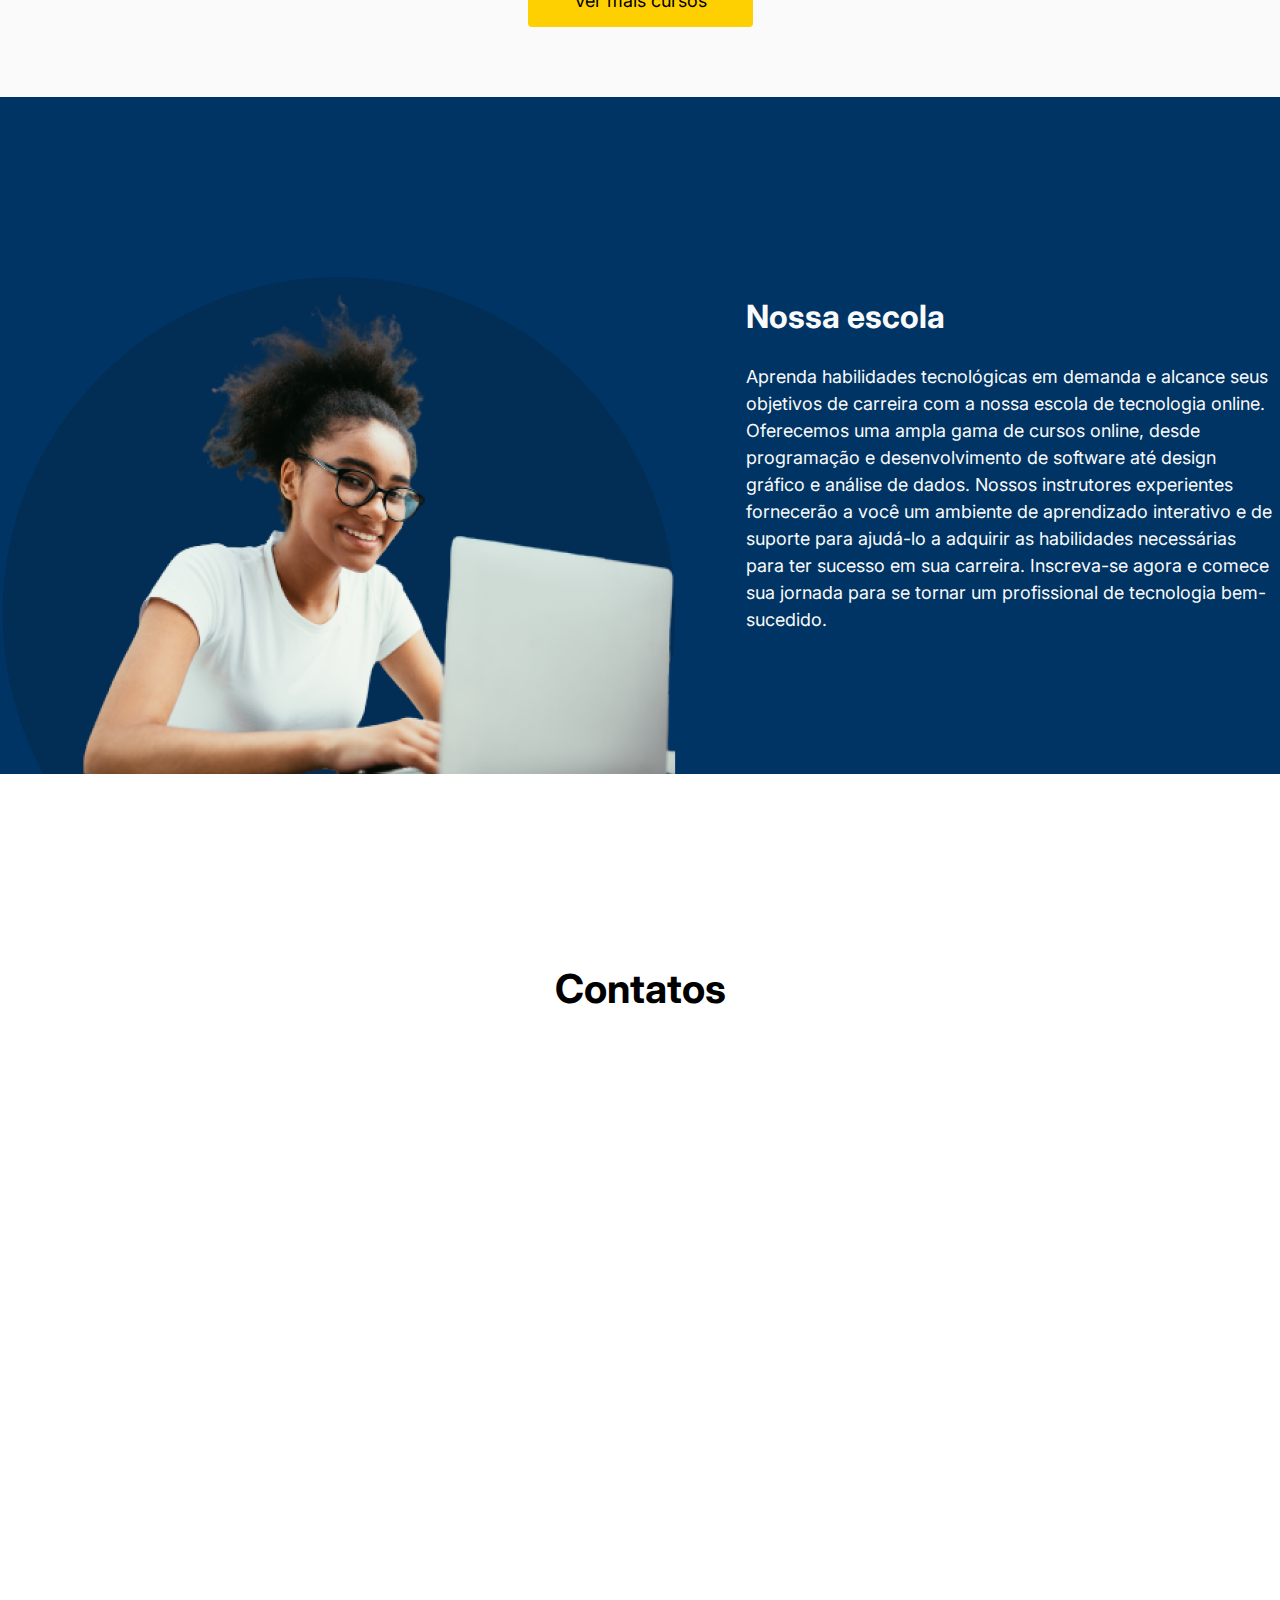
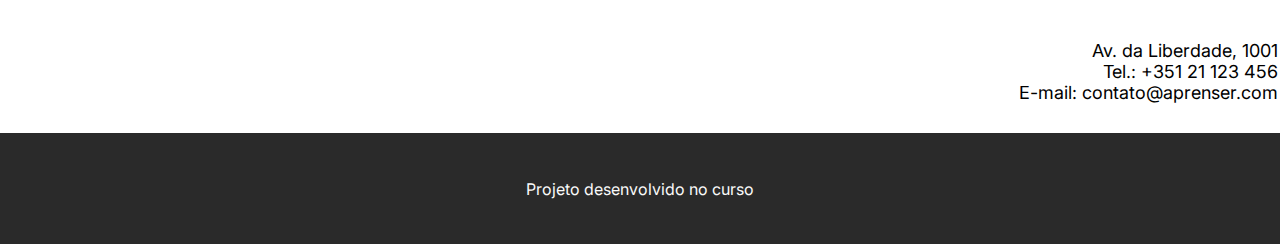
<file: ProjetoAprenser/index.html>
<!DOCTYPE html>
<html lang="pt-br">
<head>
    <meta charset="UTF-8">
    <meta name="viewport" content="width=device-width, initial-scale=1.0">
    <link rel="preconnect" href="https://fonts.googleapis.com">
    <link rel="preconnect" href="https://fonts.gstatic.com" crossorigin>
    <link href="https://fonts.googleapis.com/css2?family=Agbalumo&family=Inter:wght@400;600&family=Roboto&display=swap" rel="stylesheet">
    <link rel="stylesheet" href="css/normalize.css">
    <link rel="stylesheet" href="css/style.css">
    <title>Projeto Aprenser</title>
</head>
<body>
    <div class="wrapperContainer wrapperContainer-dark wrapperContainer-fixed">
        <header class="header container">
            <img src="imagens/logoAprenser.png" alt="imagem logo aprenser">
            <nav class="header_nav">
                <ul>
                    <li><a href="#cursos">Cursos</a></li>
                    <li><a href="#escola">Nossa Escola</a></li>
                    <li><a href="#contato">Contatos</a></li>

                </ul>
            </nav>
        </header>
    </div>

    <div class="wrapperContainer wrapperContainer-hero">
        <section class="container heroBanner">
            <div class="header_contant">
                <h1 class="hero_title">O saber é o que transforma nosso <span class="upper">ser</span></h1>
                <a href="#" class="btn">Saiba mais</a>
            </div>
            <img src="imagens/HeroImage.png" alt="Mulher segurando flores">
        </section>
    </div>
    <div class="wrapperContainer wrapperContainer-light wrapperContainer-padded" id="cursos">
        <section class="cursos container">
            <h2 class="section_title">Principais Cursos</h2>
            <div class="cursosContainer">
                <article class="curso_card">
                    <img src="imagens/curso-design.png" alt="Curso Design">
                    <div class="cursos_card_content">
                        <h3>Design para web</h3>
                        <p>O curso Design para Web é perfeito para aqueles 
                        que desejam aprender a criar designs atraentes e funcionais para sites e aplicativos móveis.</p>
                    </div>
                </article>
                <article class="curso_card">
                    <img src="imagens/curso-design-1.png" alt="Curso Front-end">
                    <div class="cursos_card_content">
                        <h3>Front End Developer</h3>
                        <p>Aprenda HTML, CSS e Javascript e crei interfaces ricas e semânticas para páginas 
                            web, aplicativos on-line ou até mesmo aplicações para aparelhos celulares</p>
                    </div>
                </article>
                <article class="curso_card">
                    <img src="imagens/curso-design-2.png" alt="Curso Back-end">
                    <div class="cursos_card_content">
                        <h3>Back End Developer</h3>
                        <p>Com este curso você vai dominar uma linguagem back-end a sua escolha, um sistema de 
                            banco de dados e aprenderá como funciona o protocolo HTTP na prática.</p>
                    </div>
                </article>
            </div>
            <a href="#" class="btn section_btn">Ver mais cursos</a>
        </section>
    </div>

    <div class="wrapperContainer wrapperContainer-dark2 wrapperContainer-padded" id="escola">
        <section class="container escola">
            <img src="imagens/nossa-escola.png" alt="Mulher no notbook">
            <div class="escola_content">
                <h2 class="escola_title">Nossa escola</h2>
                <p>Aprenda habilidades tecnológicas em demanda e alcance seus objetivos 
                de carreira com a nossa escola de tecnologia online. Oferecemos uma ampla gama de cursos online, 
                desde programação e desenvolvimento de software até design gráfico e análise de dados. Nossos instrutores 
                experientes fornecerão a você um ambiente de aprendizado interativo e de suporte para ajudá-lo a adquirir as 
                habilidades necessárias para ter sucesso em sua carreira. 
                Inscreva-se agora e comece sua jornada para se tornar um profissional de tecnologia bem-sucedido.</p>
                </div>
        </section>
    </div>

    <div class="wrapperContainer wrapperContainer-ligth wrapperContainer-padded" id="contato">
        <section class="container">
            <h2 class="section_title">Contatos</h2>           
            <iframe src="https://www.google.com/maps/embed?pb=!1m14!1m12!1m3!1d468.6086710290392!2d-40.75632494052135!3d-20.013996622321503!2m3!1f0!2f0!3f0!3m2!1i1024!2i768!4f13.1!5e0!3m2!1spt-BR!2sbr!4v1703806366078!5m2!1spt-BR!2sbr" width="100%" height="525" style="border:0;" allowfullscreen="" loading="lazy" referrerpolicy="no-referrer-when-downgrade"></iframe>
            <address class="contatos_address">
                Av. da Liberdade, 1001 <br>
                Tel.: +351 21 123 456   <br>
                E-mail: contato@aprenser.com
            </address>
        </section>
    </div>

    <div class="wrapperContainer wrapperContainer-dark">
        <footer class="footer">
            Projeto desenvolvido no curso
        </footer>
    </div>
</body>
</html>
</file>
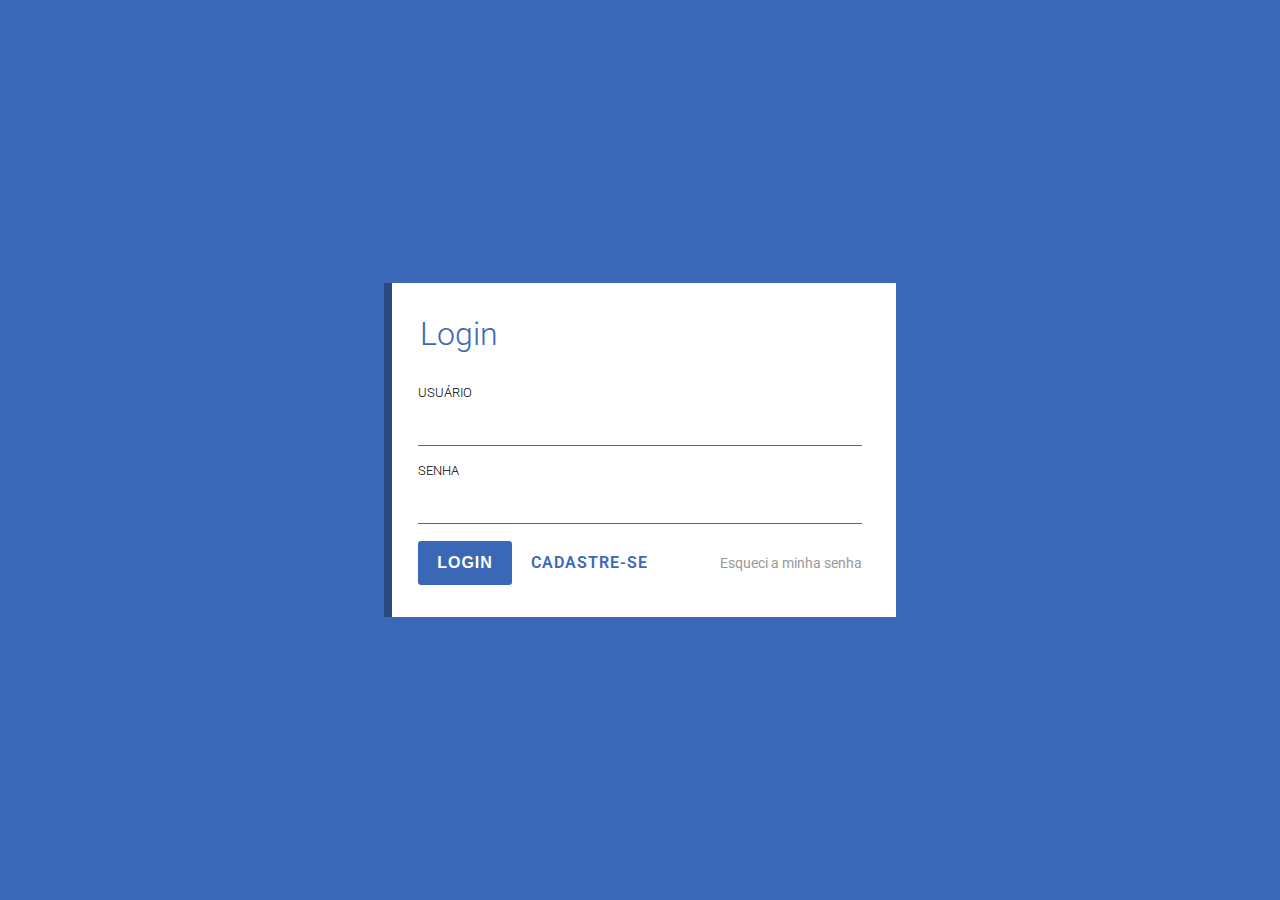
<file: projeto 5/login/index.html>
<!DOCTYPE html>
<html lang="en">

<head>
    <meta charset="UTF-8">

    <title>Login</title>

    <link rel="preconnect" href="https://fonts.googleapis.com">
    <link rel="preconnect" href="https://fonts.gstatic.com" crossorigin>
    <link href="https://fonts.googleapis.com/css2?family=Roboto:wght@300;400&display=swap" rel="stylesheet">

    <link rel="stylesheet" href="style.css">
</head>

<body>

    <form action="#" method="get" autocomplete="off" class="form">
        <fieldset class="form__fieldset">
            <legend class="form__title">Login</legend>

            <label for="user" class="form__label">Usuário</label>
            <input type="text" id="user" name="user" required class="form__input">

            <label for="password" class="form__label">Senha</label>
            <input type="password" id="password" name="password" required class="form__input">

            <div class="form__action">
                <input type="submit" value="Login" class="btn btn-primary">
                <a href="cadastro.html" class="btn btn-secondary">Cadastre-se</a>
                <a href="#" class="form__action__aside">Esqueci a minha senha</a>
            </div>
        </fieldset>
    </form>
</body>

</html>
</file>
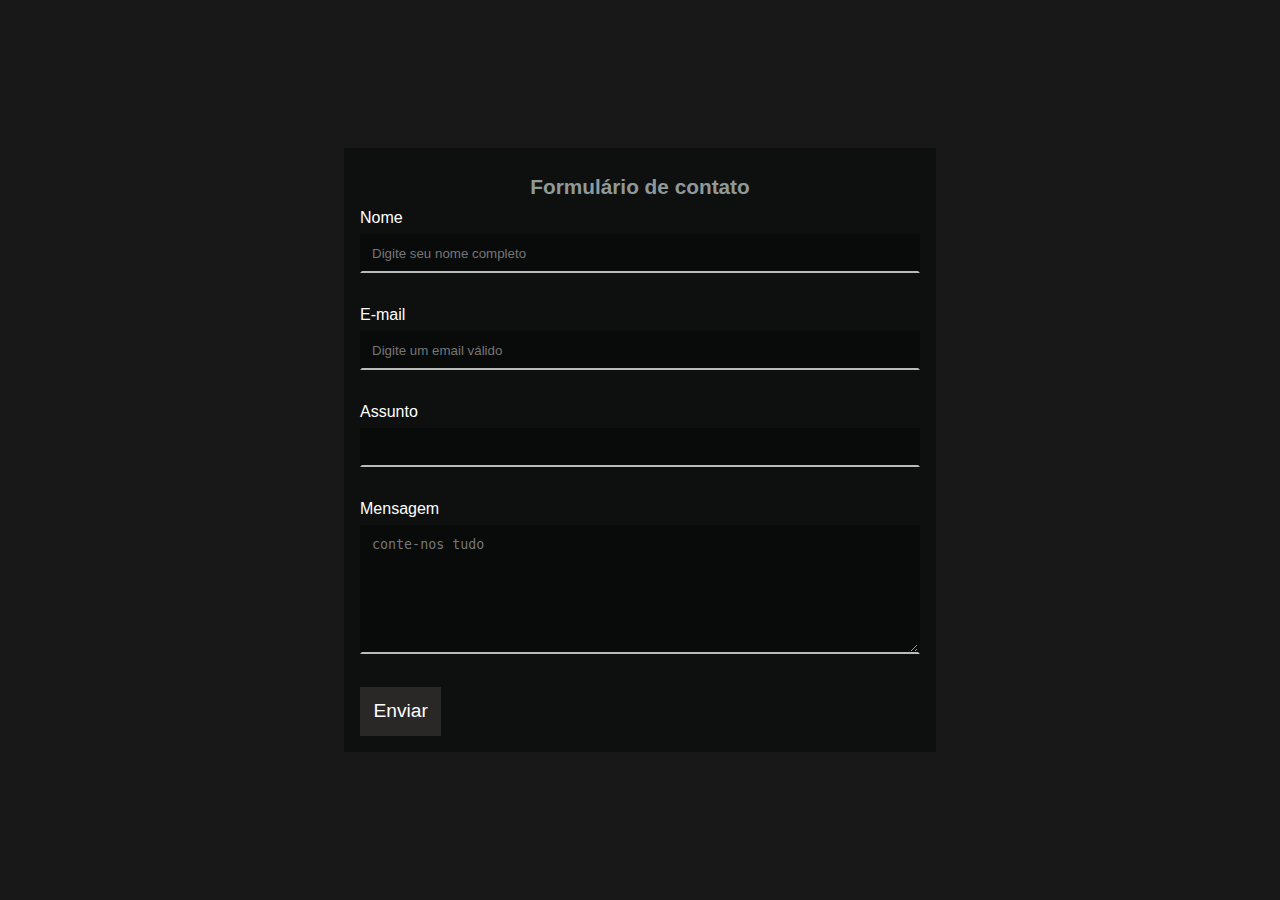
<file: projeto 5/contato.html>
<!DOCTYPE html>
<html lang="pt-br">

<head>
    <meta charset="UTF-8">

    <title>Login</title>

    <link rel="stylesheet" href="contato.css">

</head>

<body>

    <form action="" autocomplete="off">
        <fieldset>
            <legend>Formulário de contato</legend>

            <label for="name">Nome</label>
            <input type="text" id="name" name="name" required placeholder="Digite seu nome completo">

            <label for="email">E-mail</label>
            <input type="email" name="email" id="email" required placeholder="Digite um email válido">

            <label for="subject">Assunto</label>
            <input type="text" id="subject" name="subject">

            <label for="message">Mensagem</label>
            <textarea name="message" id="message" rows="7" required maxlength="1000" minlength="20"
                placeholder="conte-nos tudo"></textarea>

            <button type="submit" class="btn">Enviar</button>
        </fieldset>
    </form>

</body>

</html>
</file>
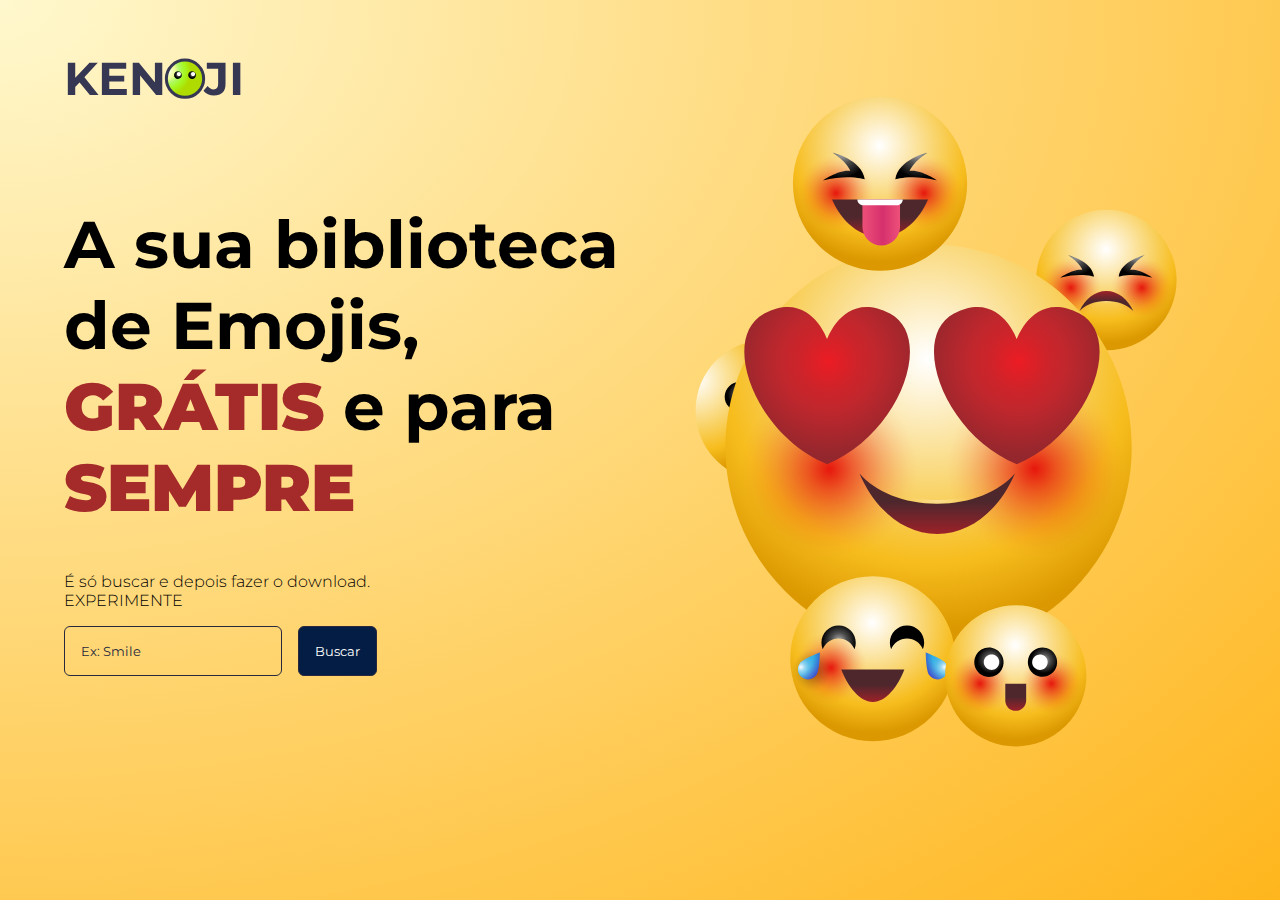
<file: Projeto-10-Kenoji/kenoji.html>
<!DOCTYPE html>
<html lang="en">

<head>
    <meta charset="UTF-8">
    <meta http-equiv="X-UA-Compatible" content="IE=edge">
    <meta name="viewport" content="width=device-width, initial-scale=1.0">
    <title>Kenoji</title>
    <link rel="preconnect" href="https://fonts.googleapis.com">
    <link rel="preconnect" href="https://fonts.gstatic.com" crossorigin>
    <link href="https://fonts.googleapis.com/css2?family=Montserrat:wght@300;400;700&display=swap" rel="stylesheet">
    <link rel="stylesheet" href="style/style.css">
</head>

<body>
    <div id="wrapper">
        <header>
            <img src="images/logo.svg" alt="Kenoji">
        </header>
        <main>
            <section>
                <h1>A sua biblioteca de Emojis, <strong>grátis</strong> e para <strong>sempre</strong></h1>

                <p>É só buscar e depois fazer o download. <br>
                    <span class="upper">Experimente</span>
                </p>
                <form action="">
                    <input type="text" placeholder="Ex: Smile">
                    <input type="submit" value="Buscar">
                </form>
            </section>
            <div class="animation">
                <img src="images/emoji-1.svg" alt="">
                <img src="images/emoji-2.svg" alt="">
                <img src="images/emoji-3.svg" alt="">
                <img src="images/emoji-4.svg" alt="">
                <img src="images/emoji-5.svg" alt="">
                <img src="images/emoji-6.svg" alt="">
            </div>
        </main>
    </div>
</body>

</html>
</file>
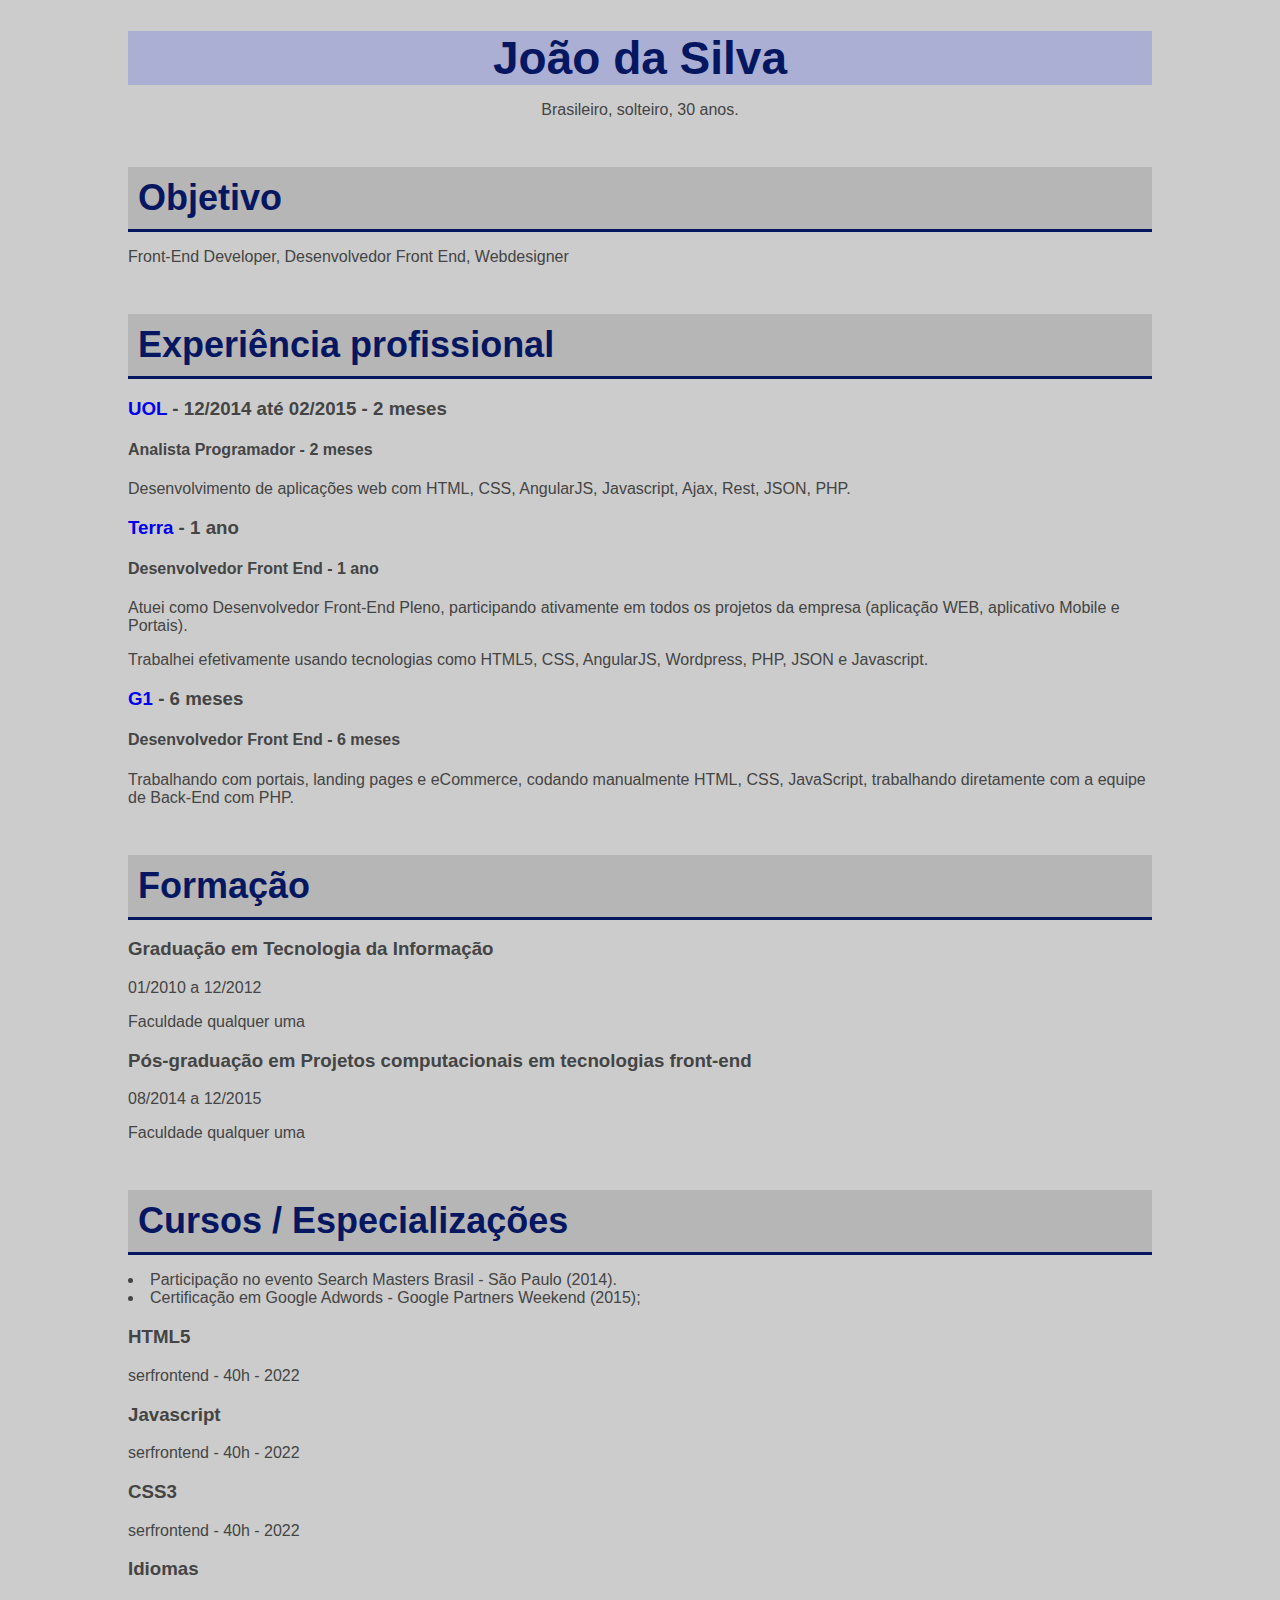
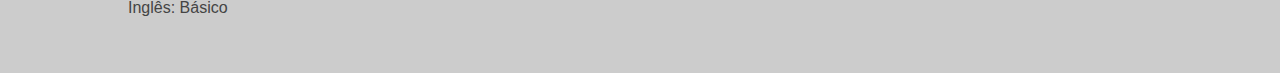
<file: Projeto1_Curriculo/curriculo.html>
<!doctype html>
<html lang="pt-br">

<head>
    <title> Curriculo </title>
    <meta charset="utf-8">
    <meta name="author" content="Daniel Tapias Morales">
    <meta name="description" content="descrição bacanuda">
    <meta name="keywords" content="html5, tecnologia">

    <link rel="stylesheet" href="curriculo.css">

</head>

<body>

    <h1>João da Silva</h1>
    <p class="center">Brasileiro, solteiro, 30 anos.</p>


    <h2>Objetivo</h2>

    <p>Front-End Developer, Desenvolvedor Front End, Webdesigner</p>

    <h2>Experiência profissional</h2>

    <h3> <a href="http://uol.com.br" target="_blank">UOL</a> - 12/2014 até 02/2015 - 2 meses</h3>

    <h4>Analista Programador - 2 meses</h4>

    <p>
        Desenvolvimento de aplicações web com HTML, CSS, AngularJS, Javascript, Ajax, Rest, JSON, PHP.
    </p>


    <h3> <a href="http://terra.com" target="_blank">Terra</a> - 1 ano</h3>

    <h4>Desenvolvedor Front End - 1 ano</h4>

    <p>
        Atuei como Desenvolvedor Front-End Pleno, participando ativamente em todos os projetos da empresa (aplicação
        WEB, aplicativo Mobile e Portais).</p>

    <p>
        Trabalhei efetivamente usando tecnologias como HTML5, CSS, AngularJS, Wordpress, PHP, JSON e Javascript. </p>

    <h3> <a href="http://g1.com" target="_blank">G1</a> - 6 meses</h3>

    <h4>Desenvolvedor Front End - 6 meses</h4>
    <p>
        Trabalhando com portais, landing pages e eCommerce, codando manualmente HTML, CSS, JavaScript, trabalhando
        diretamente com a equipe de Back-End com PHP.</p>

    <h2>Formação</h2>

    <h3>Graduação em Tecnologia da Informação</h3>

    <p>01/2010 a 12/2012</p>

    <p>Faculdade qualquer uma</p>


    <h3>Pós-graduação em Projetos computacionais em tecnologias front-end</h3>

    <p>08/2014 a 12/2015</p>

    <p>Faculdade qualquer uma</p>


    <h2>Cursos / Especializações</h2>

    <ul>
        <li>Participação no evento Search Masters Brasil - São Paulo (2014).</li>
        <li>Certificação em Google Adwords - Google Partners Weekend (2015);</li>
    </ul>

    <h3>HTML5</h3>

    <p>serfrontend - 40h - 2022</p>


    <h3>Javascript</h3>

    <p>serfrontend - 40h - 2022</p>


    <h3>CSS3</h3>

    <p>serfrontend - 40h - 2022</p>


    <h3>Idiomas</h3>

    <p>Inglês: Básico</p>

</body>

</html>
</file>
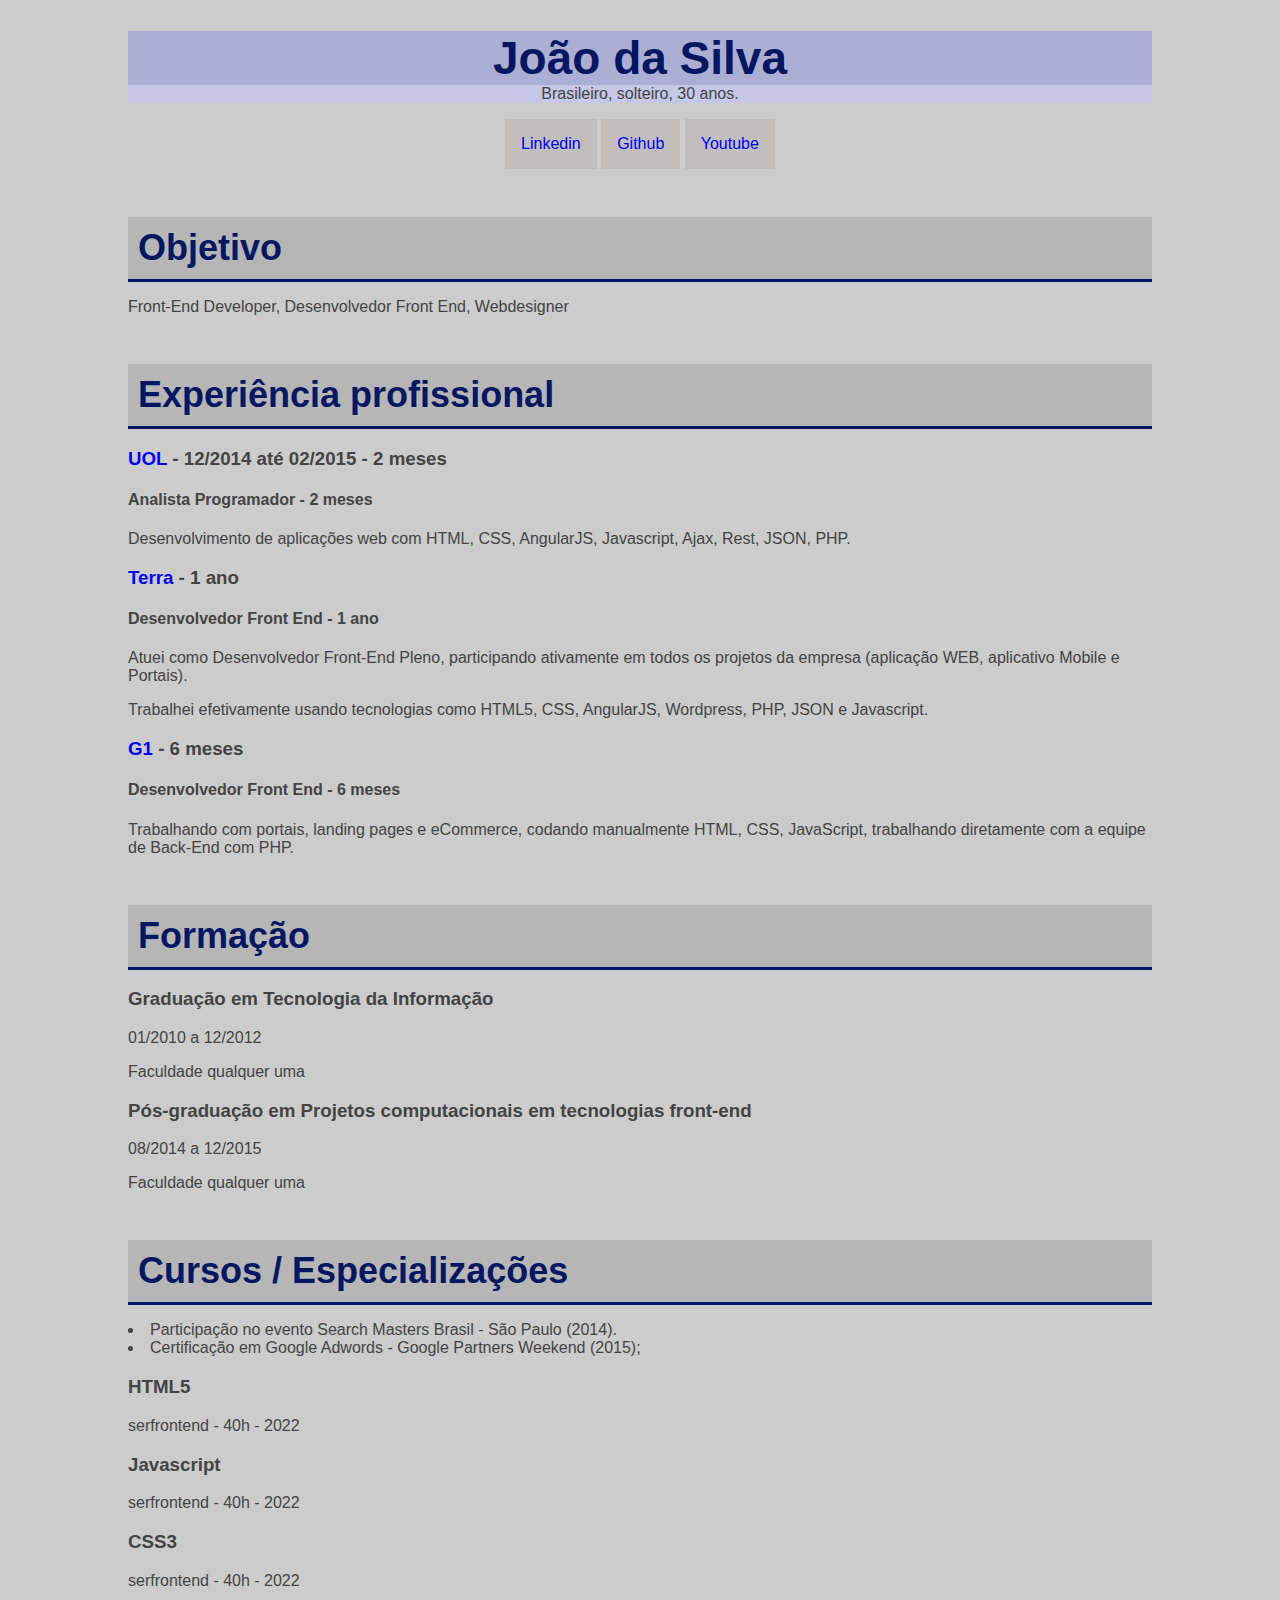
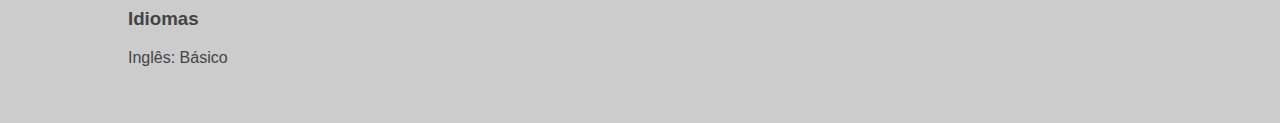
<file: Projeto1_Curriculo/curriculo_menu.html>
<!doctype html>
<html lang="pt-br">

<head>
    <title> Curriculo </title>
    <meta charset="utf-8">
    <meta name="author" content="Daniel Tapias Morales">
    <meta name="description" content="descrição bacanuda">
    <meta name="keywords" content="html5, tecnologia">

    <link rel="stylesheet" href="curriculo.css">

</head>

<body>

    <h1>João da Silva</h1>
    <p class="center subtitle">Brasileiro, solteiro, 30 anos.</p>

    <ul class="menu">
        <li><a href="#">Linkedin</a></li>
        <li><a href="#">Github</a></li>
        <li><a href="#">Youtube</a></li>
    </ul>


    <h2>Objetivo</h2>

    <p>Front-End Developer, Desenvolvedor Front End, Webdesigner</p>

    <h2>Experiência profissional</h2>

    <h3> <a href="http://uol.com.br" target="_blank">UOL</a> - 12/2014 até 02/2015 - 2 meses</h3>

    <h4>Analista Programador - 2 meses</h4>

    <p>
        Desenvolvimento de aplicações web com HTML, CSS, AngularJS, Javascript, Ajax, Rest, JSON, PHP.
    </p>


    <h3> <a href="http://terra.com" target="_blank">Terra</a> - 1 ano</h3>

    <h4>Desenvolvedor Front End - 1 ano</h4>

    <p>
        Atuei como Desenvolvedor Front-End Pleno, participando ativamente em todos os projetos da empresa (aplicação
        WEB, aplicativo Mobile e Portais).</p>

    <p>
        Trabalhei efetivamente usando tecnologias como HTML5, CSS, AngularJS, Wordpress, PHP, JSON e Javascript. </p>

    <h3> <a href="http://g1.com" target="_blank">G1</a> - 6 meses</h3>

    <h4>Desenvolvedor Front End - 6 meses</h4>
    <p>
        Trabalhando com portais, landing pages e eCommerce, codando manualmente HTML, CSS, JavaScript, trabalhando
        diretamente com a equipe de Back-End com PHP.</p>

    <h2>Formação</h2>

    <h3>Graduação em Tecnologia da Informação</h3>

    <p>01/2010 a 12/2012</p>

    <p>Faculdade qualquer uma</p>


    <h3>Pós-graduação em Projetos computacionais em tecnologias front-end</h3>

    <p>08/2014 a 12/2015</p>

    <p>Faculdade qualquer uma</p>


    <h2>Cursos / Especializações</h2>

    <ul>
        <li>Participação no evento Search Masters Brasil - São Paulo (2014).</li>
        <li>Certificação em Google Adwords - Google Partners Weekend (2015);</li>
    </ul>

    <h3>HTML5</h3>

    <p>serfrontend - 40h - 2022</p>


    <h3>Javascript</h3>

    <p>serfrontend - 40h - 2022</p>


    <h3>CSS3</h3>

    <p>serfrontend - 40h - 2022</p>


    <h3>Idiomas</h3>

    <p>Inglês: Básico</p>

</body>

</html>
</file>
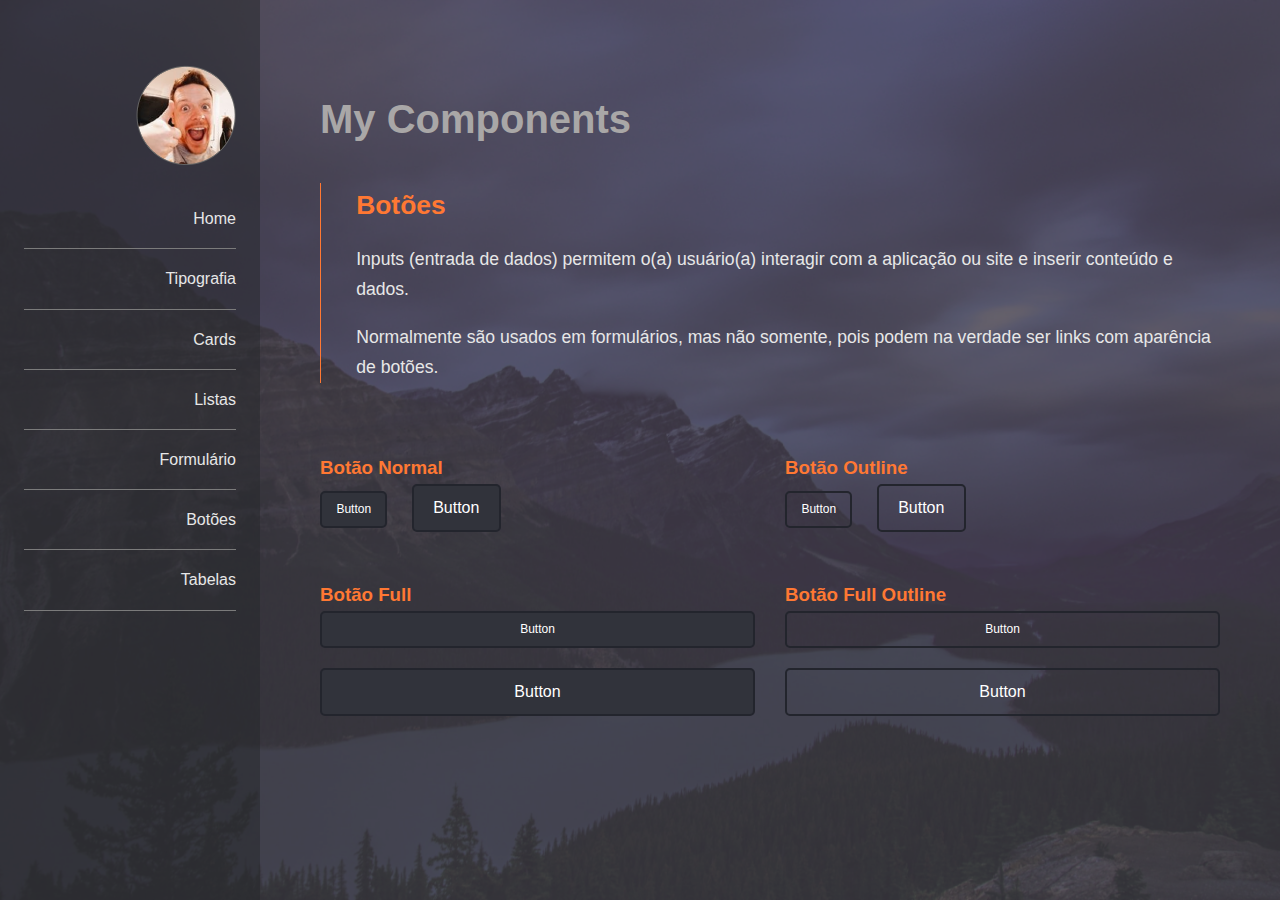
<file: ProjetoMyComponents/botoes.html>
<!DOCTYPE html>
<html lang="pt-br">

<head>
    <meta charset="UTF-8">

    <title>Projeto My Components</title>

    <link rel="stylesheet" href="css/normalize.css">
    <link rel="stylesheet" href="css/style.css">
</head>

<body>

    <header class="main-header">
        <nav class="main-nav">
            <a href="#">
                <img src="imagens/perfil.png" alt="Daniel Tapias Morales" class="perfil-img">
            </a>

            <ul>

                <li><a href="index.html">Home</a></li>
                <li><a href="tipografia.html">Tipografia</a></li>
                <li><a href="cards.html">Cards</a></li>
                <li><a href="listas.html">Listas</a></li>
                <li><a href="formulario.html">Formulário</a></li>
                <li><a href="botoes.html">Botões</a></li>
                <li><a href="tabelas.html">Tabelas</a></li>

            </ul>

        </nav>
    </header>

    <main class="main">
        <h1>My Components</h1>

        <article class="hightlight">
            <h2>Botões</h2>
            <p>Inputs (entrada de dados) permitem o(a) usuário(a) interagir com a aplicação ou site e inserir conteúdo e
                dados.
            </p>
            <p>
                Normalmente são usados em formulários, mas não somente, pois podem na verdade ser links com aparência de
                botões.
            </p>
        </article>

        <section>

            <div class="row">
                <article>
                    <h3>Botão Normal</h3>
                    <button class="btn">Button</button>
                    <button class="btn btn-big">Button</button>
                </article>

                <article>
                    <h3>Botão Outline</h3>
                    <button class="btn btn-stroke">Button</button>
                    <button class="btn btn-stroke btn-big">Button</button>
                </article>
            </div>


        </section>

        <section>

            <div class="row">
                <article>
                    <h3>Botão Full</h3>
                    <button class="btn btn-full">Button</button>
                    <button class="btn btn-big btn-full">Button</button>
                </article>

                <article>
                    <h3>Botão Full Outline</h3>
                    <button class="btn btn-stroke btn-full">Button</button>
                    <button class="btn btn-stroke btn-big btn-full">Button</button>
                </article>
            </div>


        </section>

    </main>


</body>

</html>
</file>
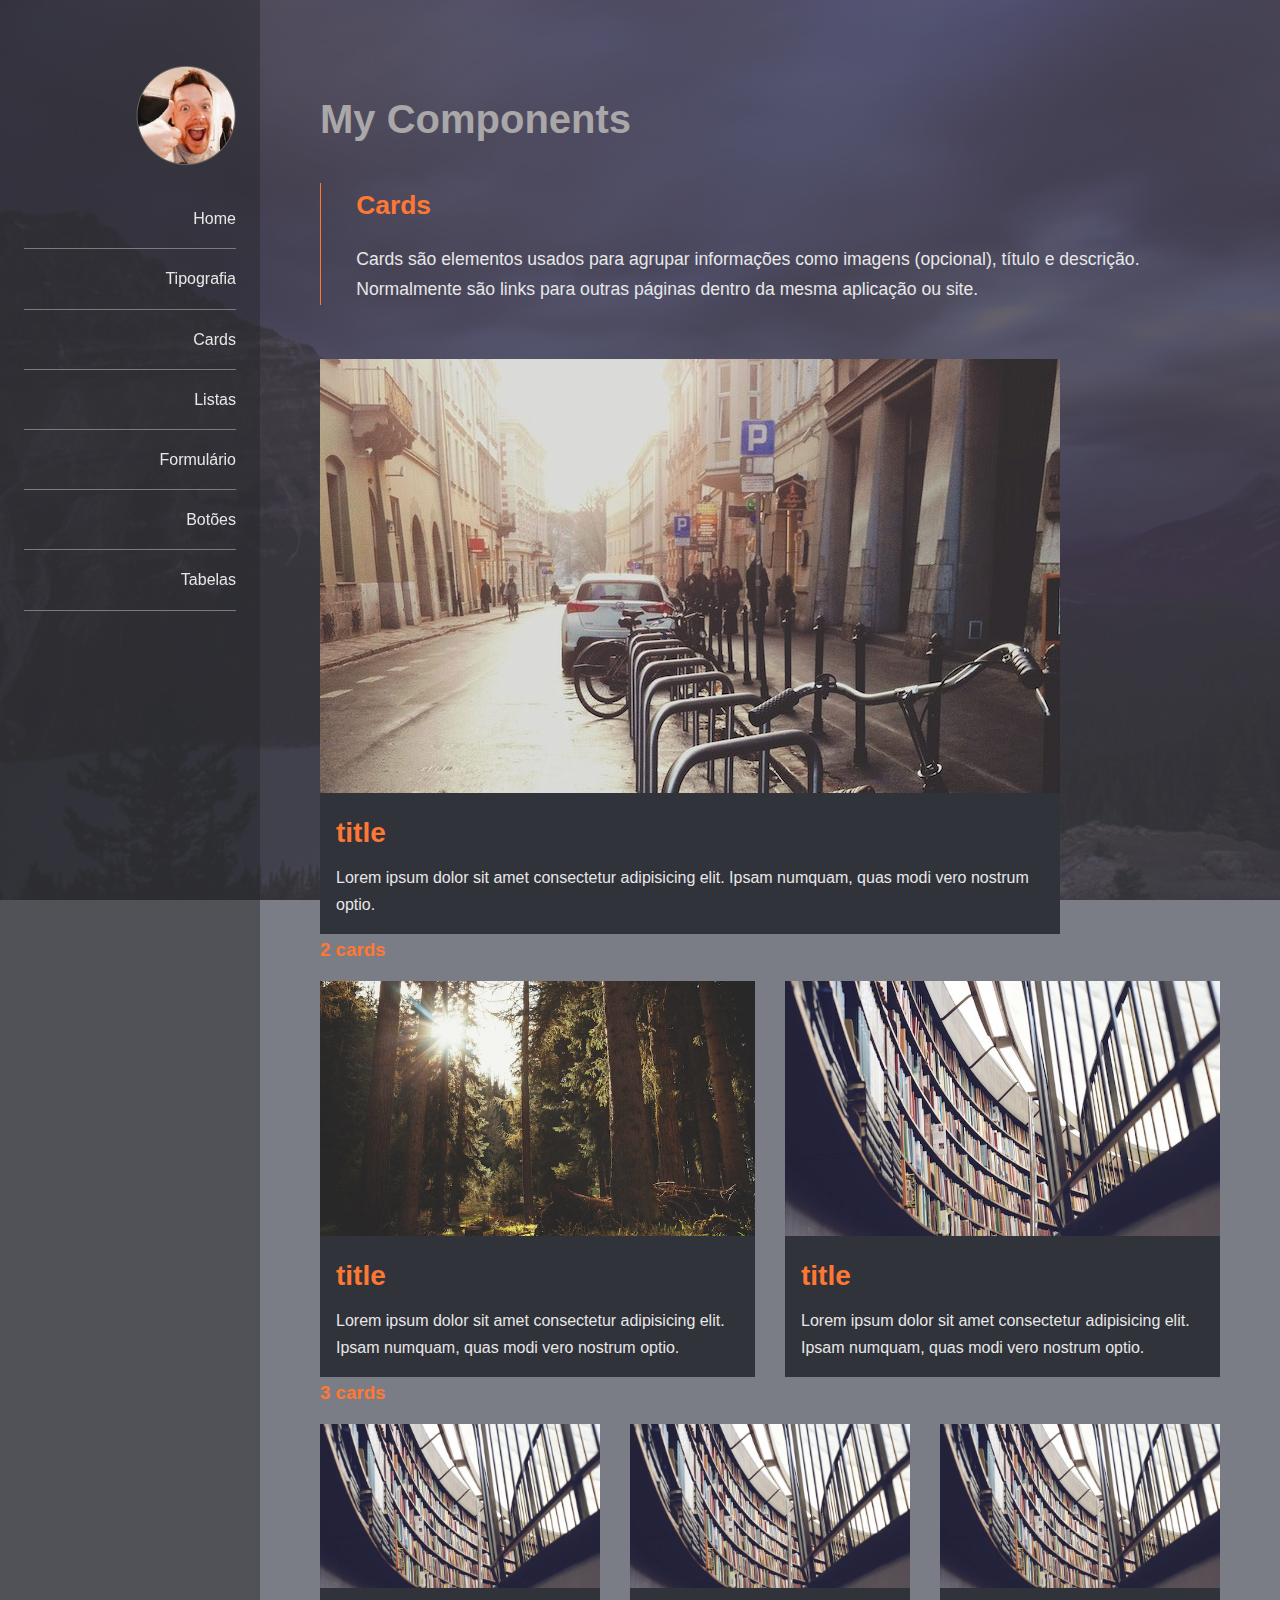
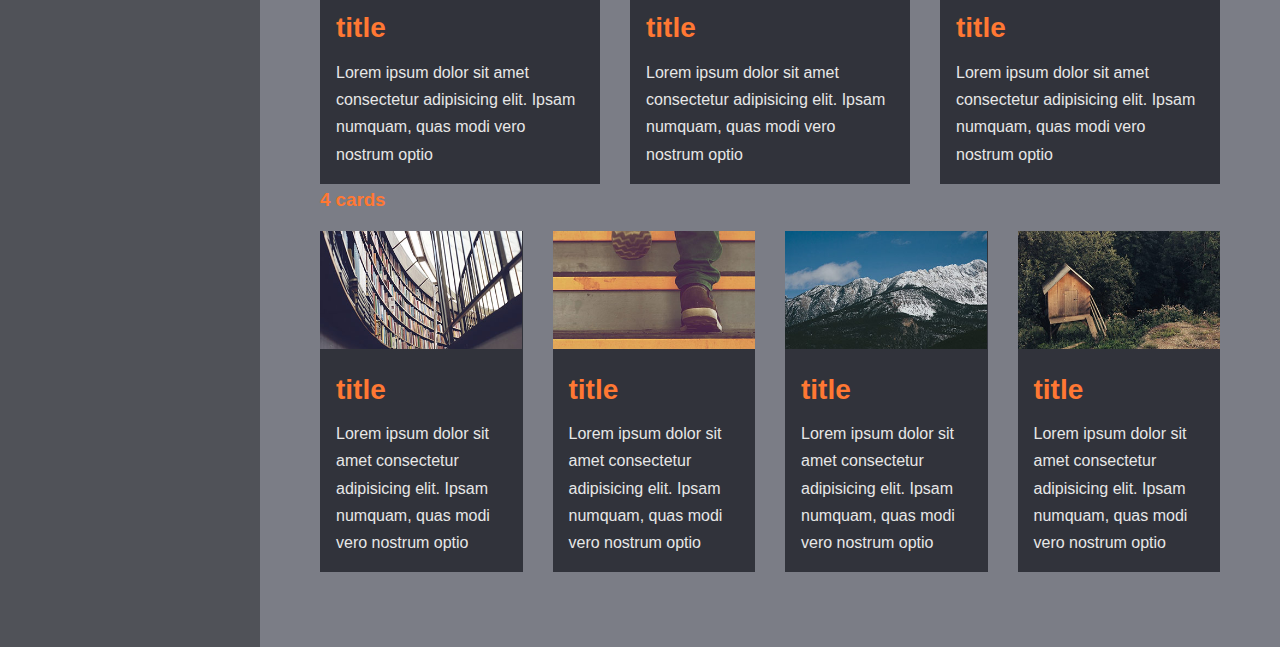
<file: ProjetoMyComponents/cards.html>
<!DOCTYPE html>
<html lang="pt-br">

<head>
    <meta charset="UTF-8">

    <title>Projeto My Components</title>

    <link rel="stylesheet" href="css/normalize.css">
    <link rel="stylesheet" href="css/style.css">
</head>

<body>

    <header class="main-header">
        <nav class="main-nav">
            <a href="#">
                <img src="imagens/perfil.png" alt="Daniel Tapias Morales" class="perfil-img">
            </a>

            <ul>

                <li><a href="index.html">Home</a></li>
                <li><a href="tipografia.html">Tipografia</a></li>
                <li><a href="cards.html">Cards</a></li>
                <li><a href="listas.html">Listas</a></li>
                <li><a href="formulario.html">Formulário</a></li>
                <li><a href="botoes.html">Botões</a></li>
                <li><a href="tabelas.html">Tabelas</a></li>

            </ul>

        </nav>
    </header>

    <main class="main">
        <h1>My Components</h1>

        <article class="hightlight">
            <h2>Cards</h2>
            <p>Cards são elementos usados para agrupar informações como imagens (opcional), título e descrição.
                Normalmente são links para outras páginas dentro da mesma aplicação ou site.</p>
        </article>

        <section>

            <div class="row">
                <article class="card">
                    <img src="imagens/fulls/01.jpg" alt="">
                    <div class="card_content">
                        <h3 class="card_title">title</h3>
                        <p>Lorem ipsum dolor sit amet consectetur adipisicing elit. Ipsam numquam, quas modi vero
                            nostrum optio.</p>
                    </div>
                </article>
            </div>
        </section>

        <section>
            <h3>2 cards</h3>

            <div class="row">

                <article class="card">
                    <img src="imagens/fulls/02.jpg" alt="">
                    <div class="card_content">
                        <h3 class="card_title">title</h3>
                        <p>Lorem ipsum dolor sit amet consectetur adipisicing elit. Ipsam numquam, quas modi vero
                            nostrum optio.</p>
                    </div>
                </article>

                <article class="card">
                    <img src="imagens/fulls/03.jpg" alt="">
                    <div class="card_content">
                        <h3 class="card_title">title</h3>
                        <p>Lorem ipsum dolor sit amet consectetur adipisicing elit. Ipsam numquam, quas modi vero
                            nostrum optio.</p>
                    </div>
                </article>
            </div>
        </section>


        <section>
            <h3>3 cards</h3>

            <div class="row">
                <article class="card">
                    <img src="imagens/fulls/03.jpg" alt="">
                    <div class="card_content">
                        <h4 class="card_title">title</h4>
                        <p>Lorem ipsum dolor sit amet consectetur adipisicing elit. Ipsam numquam, quas modi vero
                            nostrum optio</p>
                    </div>
                </article>


                <article class="card">
                    <img src="imagens/fulls/03.jpg" alt="">
                    <div class="card_content">
                        <h4 class="card_title">title</h4>
                        <p>Lorem ipsum dolor sit amet consectetur adipisicing elit. Ipsam numquam, quas modi vero
                            nostrum optio</p>
                    </div>
                </article>


                <article class="card">
                    <img src="imagens/fulls/03.jpg" alt="">
                    <div class="card_content">
                        <h4 class="card_title">title</h4>
                        <p>Lorem ipsum dolor sit amet consectetur adipisicing elit. Ipsam numquam, quas modi vero
                            nostrum optio</p>
                    </div>
                </article>
            </div>
        </section>

        <section>
            <h3>4 cards</h3>

            <div class="row">
                <article class="card">
                    <img src="imagens/thumbs/03.jpg" alt="">
                    <div class="card_content">
                        <h4 class="card_title">title</h4>
                        <p>Lorem ipsum dolor sit amet consectetur adipisicing elit. Ipsam numquam, quas modi vero
                            nostrum optio</p>
                    </div>
                </article>


                <article class="card">
                    <img src="imagens/thumbs/04.jpg" alt="">
                    <div class="card_content">
                        <h4 class="card_title">title</h4>
                        <p>Lorem ipsum dolor sit amet consectetur adipisicing elit. Ipsam numquam, quas modi vero
                            nostrum optio</p>
                    </div>
                </article>


                <article class="card">
                    <img src="imagens/thumbs/05.jpg" alt="">
                    <div class="card_content">
                        <h4 class="card_title">title</h4>
                        <p>Lorem ipsum dolor sit amet consectetur adipisicing elit. Ipsam numquam, quas modi vero
                            nostrum optio</p>
                    </div>
                </article>

                <article class="card">
                    <img src="imagens/thumbs/06.jpg" alt="">
                    <div class="card_content">
                        <h4 class="card_title">title</h4>
                        <p>Lorem ipsum dolor sit amet consectetur adipisicing elit. Ipsam numquam, quas modi vero
                            nostrum optio</p>
                    </div>
                </article>
            </div>
        </section>


    </main>


</body>

</html>
</file>
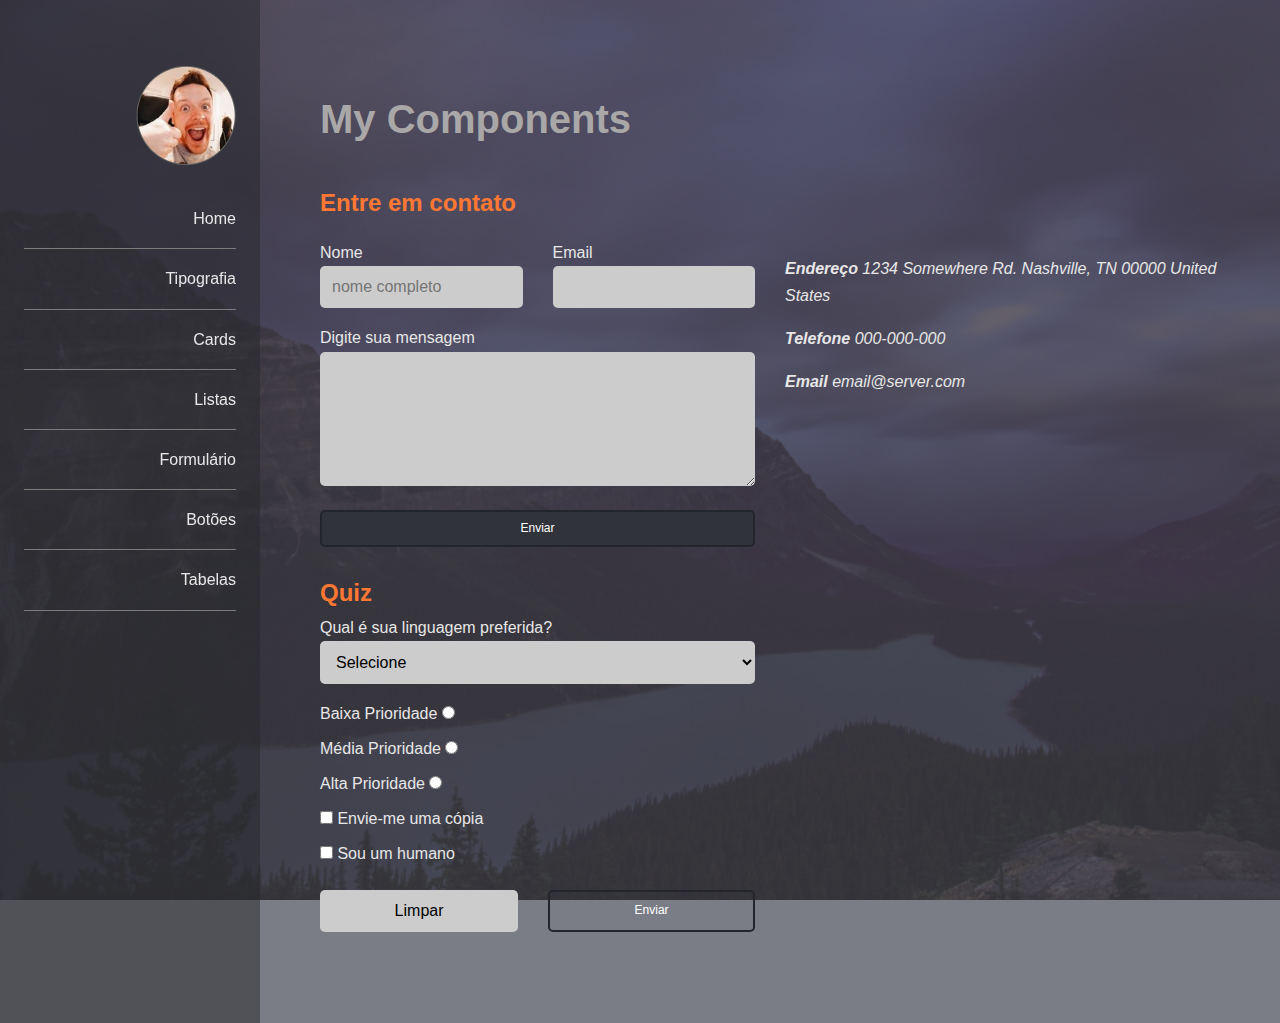
<file: ProjetoMyComponents/formulario.html>
<!DOCTYPE html>
<html lang="pt-br">

<head>
    <meta charset="UTF-8">

    <title>Projeto My Components</title>

    <link rel="stylesheet" href="css/normalize.css">
    <link rel="stylesheet" href="css/style.css">
</head>

<body>

    <header class="main-header">
        <nav class="main-nav">
            <a href="#">
                <img src="imagens/perfil.png" alt="Daniel Tapias Morales" class="perfil-img">
            </a>

            <ul>

                <li><a href="index.html">Home</a></li>
                <li><a href="tipografia.html">Tipografia</a></li>
                <li><a href="cards.html">Cards</a></li>
                <li><a href="listas.html">Listas</a></li>
                <li><a href="formulario.html">Formulário</a></li>
                <li><a href="botoes.html">Botões</a></li>
                <li><a href="tabelas.html">Tabelas</a></li>

            </ul>

        </nav>
    </header>

    <main class="main">
        <h1>My Components</h1>



        <section>
            <h2>Entre em contato</h2>

            <div class="row">

                <form action="">
                    <div class="row">
                        <div>
                            <label for="nome">Nome</label>
                            <input type="text" name="nome" id="nome" placeholder="nome completo">
                        </div>
                        <div>
                            <label for="email">Email</label>
                            <input type="email" name="email" id="email" autocomplete="off">
                        </div>
                    </div>

                    <label for="mensagem">Digite sua mensagem</label>
                    <textarea name="mensagem" id="mensagem" rows="6"></textarea>

                    <input type="submit" value="Enviar" class="btn">
                </form>

                <address>
                    <p> <b> Endereço</b> 1234 Somewhere Rd. Nashville, TN 00000 United States</p>
                    <p> <b> Telefone</b> 000-000-000</p>
                    <p> <b> Email</b> email@server.com</p>
                </address>

            </div>


        </section>

        <section>
            <h2>Quiz</h2>

            <form action="" class="form-quiz">
                <label for="tecnologia">Qual é sua linguagem preferida?</label>
                <select name="tecnologia" id="tecnologia">
                    <option value="null">Selecione</option>
                    <option value="html">HTML</option>
                    <option value="css">CSS</option>
                    <option value="js">Javascript</option>
                </select>

                <label>Baixa Prioridade <input type="radio" name="prioridade" value="baixa"></label>
                <label>Média Prioridade <input type="radio" name="prioridade" value="media"></label>
                <label>Alta Prioridade <input type="radio" name="prioridade" value="alta"></label>

                <label> <input type="checkbox" name="copy" value="true"> Envie-me uma cópia</label>
                <label> <input type="checkbox" name="humano" value="true"> Sou um humano</label>

                <div class="row">
                    <input type="reset" value="Limpar">
                    <input type="submit" value="Enviar" class="btn btn-stroke">
                </div>
            </form>


        </section>

    </main>


</body>

</html>
</file>
<file: lista-contatos/style2.css>
html, body{
    height: 100%;
}

body {
    background-color: rgb(179, 173, 173);
    margin: 0;
    padding: 32px;
    font-family: 'Lucida Sans', 'Lucida Sans Regular', 'Lucida Grande', 'Lucida Sans Unicode', Geneva, Verdana, sans-serif;

    display: flex;
    justify-content: center;
    align-items: center;
    flex-direction: column;
}

.main-title {
    color: #385555;
}

.list{
    width: 90%;
    max-width: 960px;
    display: flex;
    flex-wrap: wrap;
    justify-content: center;
    gap: 16px;
    list-style-type: none;
}

.list-item{
    flex-basis: 280px;
    background-color: white;
    border-radius: 5px;
    text-align: center;
    box-shadow: 0 2px 8px rgba(0,0 ,0, 0.2);
}

#thumb1{
    background-image: url(imagens/thumb01.jpg);
    background-size: 100%;
    background-repeat: no-repeat;
}

#thumb2{
    background-image: url(imagens/thumb02.jpg);
    background-size: 100%;
    background-repeat: no-repeat;
}

#thumb3{
    background-image: url(imagens/thumb03.jpg);
    background-size: 100%;
    background-repeat: no-repeat;
}

#thumb4{
    background-image: url(imagens/thumb04.jpg);
    background-size: 100%;
    background-repeat: no-repeat;
}

#thumb5{
    background-image: url(imagens/thumb05.jpg);
    background-size: 100%;
    background-repeat: no-repeat;
}

#thumb6{
    background-image: url(imagens/thumb06.jpg);
    background-size: 100%;
    background-repeat: no-repeat;
}

.list-item__image img{
    border-radius: 50%;
    width: 80px;
    margin-top: 120px;
}

.list-item__name{
    font-size: 24px;
    color:#385555;
    margin: 0;
}

.list-item__action{
    display: flex;
    background-color: #e5e5e5;
    padding: 16px;
    justify-content: space-evenly;
    gap: 16px;

}
</file>
<file: Projeto-7-Angels-Hostels/assets/icomoon-icon/style.css>
@font-face {
  font-family: 'icomoon';
  src:  url('fonts/icomoon.eot?viyv3b');
  src:  url('fonts/icomoon.eot?viyv3b#iefix') format('embedded-opentype'),
    url('fonts/icomoon.ttf?viyv3b') format('truetype'),
    url('fonts/icomoon.woff?viyv3b') format('woff'),
    url('fonts/icomoon.svg?viyv3b#icomoon') format('svg');
  font-weight: normal;
  font-style: normal;
  font-display: block;
}

[class^="icon-"], [class*=" icon-"] {
  /* use !important to prevent issues with browser extensions that change fonts */
  font-family: 'icomoon' !important;
  speak: never;
  font-style: normal;
  font-weight: normal;
  font-variant: normal;
  text-transform: none;
  line-height: 1;

  /* Better Font Rendering =========== */
  -webkit-font-smoothing: antialiased;
  -moz-osx-font-smoothing: grayscale;
}

.icon-home3:before {
  content: "\e902";
}
.icon-map:before {
  content: "\e94b";
}
.icon-bubbles4:before {
  content: "\e970";
}
.icon-spoon-knife:before {
  content: "\e9a3";
}
</file>
<file: Projeto-7-Angels-Hostels/css/style.css>
:root {
    --primary-color: #612674;
    --default-gap: 1rem;
}

html {
    font-family: sans-serif;
}

h1,
h2,
h3,
h4 {
    font-family: 'Oxygen', sans-serif;
}

.maxWidth {
    max-width: 70.25em;
    margin: auto;
}

.top_header {
    text-align: center;
}

.top_header_nav {
    background-color: var(--primary-color);
}

.top_header_nav ul {
    list-style-type: none;
    padding: 0;
    margin-bottom: 0;
}



.top_header_nav a {
    color: white;
    text-decoration: none;
    display: block;
    padding: 1em;
}

.top_header_nav li:hover {
    background-color: color-mix(in srgb, var(--primary-color), white 10%)
}

/* md */
@media screen and (min-width: 48.75em) {
    .top_header {
        display: flex;
        justify-content: space-between;
    }

    .top_header_logo {
        margin-left: 1.5em;
    }

    .top_header_nav {
        background-color: initial;
    }

    .top_header_nav li {
        display: inline-block;
    }

    .top_header_nav a {
        color: var(--primary-color);
    }

    .top_header_nav a:hover {
        background-color: color-mix(in srgb, var(--primary-color), white 85%);
    }
}


.heroBanner {
    text-align: center;
    background-color: #f6f6f6;
    padding: 1em;
}

.heroBanner_iconPlay {
    height: 5em;
    width: 5em;
    display: none;
}

.heroBanner_iconPlay img {
    width: 100%;
}

.heroBanner_title {
    color: var(--primary-color);
    font-size: 1.5em;
    margin: 1.5em 0;
}

.heroBanner_subtitle {
    font-size: 1em;
    color: color-mix(in srgb, var(--primary-color), white);
    line-height: 1.5;
}

.heroBanner_btn {
    display: inline-block;
    padding: .9em 2em;
    background-color: #58c4c4;
    text-decoration: none;
    color: white;
    border-radius: 5px;
}

/* md */
@media screen and (min-width: 48.75em) {
    .heroBanner {
        background-color: var(--primary-color);
        color: white;
    }

    .heroBanner_title,
    .heroBanner_subtitle {
        color: white;
    }

    .heroBanner_iconPlay {
        display: block;
        margin: auto;
    }
}

/* lg */
@media screen and (min-width: 56.25em) {
    .heroBanner {
        background-image: url(../images/bg_topo_1198x670.jpg);
        aspect-ratio: 1198 / 670;

        display: flex;
        justify-content: center;
        align-items: flex-end;
    }

    .heroBanner .maxWidth {
        margin: initial;
        margin-bottom: 4em;
        width: 75%;
    }

}

/* xl */
@media screen and (min-width: 74em) {
    .heroBanner {
        background-image: linear-gradient(transparent, var(--primary-color)), url(../images/bg_topo_1600x1374.jpg);
        background-blend-mode: soft-light;
        background-position: center top;
        background-color: var(--primary-color);
        background-repeat: no-repeat;

        max-height: 80vh;
        width: 100%;
    }

    .heroBanner .maxWidth {
        width: 50%;
    }

    .heroBanner_iconPlay {
        width: 7em;
        height: 7em;
    }

    .heroBanner_title,
    .heroBanner_subtitle {
        text-shadow: 4px 4px 2px rgb(0 0 0 / .8);
    }
}

.middleContent {
    background-color: #f6f6f6;
    text-align: center;
    padding: 2em;
}

.middleContent a {
    color: inherit;
    text-decoration: none;
}

.middleContent_title {
    color: var(--primary-color);
    text-transform: uppercase;
    font-size: 1.25em;
}

.middleContent span[class^="icon-"] {
    color: var(--primary-color);
    font-size: 3.5em;
}

.middleContent p {
    line-height: 1.5;
}

/* 
min-width: 0        ->  col-sm
min-width: 48.75em  ->  col-md
min-width: 56.25em  ->  col-lg
min-width: 74em     ->  col-xl
*/

.row {
    display: flex;
    flex-wrap: wrap;
    gap: var(--default-gap);
}

.col {
    flex: 1 0 auto;
    width: 100%;
}

.col-sm-12 {
    width: 100%;
}

@media screen and (min-width: 48.75em) {
    .col-md-6 {
        width: calc(50% - var(--default-gap));
    }
}

@media screen and (min-width: 74em) {
    .col-xl-3 {
        width: calc(25% - var(--default-gap));
    }

    .col-xl-6 {
        width: calc(50% - var(--default-gap));
    }
}


.mainContent {
    padding: 2em;
}

.mainContent p {
    line-height: 1.2;
}

.mainContent_img img {
    width: 100%;
}

.mainContent_title {
    text-transform: uppercase;
    color: var(--primary-color);
    font-weight: normal;
    letter-spacing: .2em;
    font-size: 1.25em;
}

.mainContent .row {
    row-gap: 4em;
}


.mainContent_article {
    container: main-content / inline-size;
}

@container main-content (min-width: 500px) {
    .mainContent_container {
        display: flex;
        gap: var(--default-gap);
    }

    .mainContent_title {
        margin-top: 0;
    }

    .mainContent_img img {
        max-height: 382px;
    }

    .mainContent_img {
        flex: 0 0 25%;
    }

    .mainContent_text {
        flex-grow: 1;
    }

}

.footer {
    background: #25303e;
    color: #83969f;
    text-align: center;
    padding: 2em;
}
</file>
<file: projeto-8-Dashboard/style.css>
:root {
    --primary-color: #004EDA;
    --grey: #F2F2F8;
    --default-padding: 2rem;
    --middle-padding: calc(var(--default-padding) / 2);
    --black: #111;
    --color-text: #5A5A5F;
}

body {
    font-family: 'Poppins', sans-serif;
    color: var(--color-text);
    display: grid;
    grid-template-columns: max-content 1fr;
    /* grid-template-rows: 64px auto; */
    grid-template-rows: 4rem minmax(calc(100vh - 4rem), auto);
    margin: 0;
}

img {
    max-width: 100%;
}

.mainNav {
    grid-row: 1 / -1;
    grid-column: 1 / 2;
    background-color: white;
    display: flex;
    flex-direction: column;
    max-height: 100vh;
    position: sticky;
    top: 0;
    /* padding-right: var(--default-padding); */
}

.topnav {
    grid-row: 1 / 2;
    grid-column: 2 / -1;
    background-color: white;
    display: flex;
    justify-content: space-between;
    align-items: center;
}

main {
    grid-row: 2 / -1;
    grid-column: 2 / -1;
    background-color: var(--grey);

    display: grid;
    gap: var(--default-padding);
    grid-template-columns: 1fr 1fr;
    grid-auto-rows: min-content;

    padding: var(--default-padding);
}

main>* {
    grid-column: span 2;
}

main>.grid-half {
    grid-column: span 1;
}

main>figure {
    margin: 0;
}

.mainNav_linkLogo {
    padding-left: var(--default-padding);
    padding-top: var(--default-padding);
    display: inline-block;
    color: var(--black);
    text-decoration: none;
    text-transform: uppercase;
    font-size: 1.5rem;
    padding-right: var(--default-padding);
}

.mainNav_menu,
.topnav_menu {
    list-style-type: none;
    margin: 0;
    padding: 0;
    padding-left: var(--default-padding);
}

.mainNav_menu {
    padding-right: var(--default-padding);
}

.mainNav_menu a,
.topnav_menu a {
    text-decoration: none;
    color: #5A5A5F;
}

.mainNav_menu svg,
.topnav_menu svg {
    vertical-align: bottom;
}

.topnav_menu {
    display: flex;
    gap: var(--default-padding);
}

.mainNav_menus {
    display: flex;
    flex-direction: column;
    justify-content: space-between;
    flex-grow: 1;
    padding-top: var(--default-padding);
}

.mainNav_menu li {
    margin-top: 1rem;
}

.mainNav_menu:last-child {
    padding-bottom: var(--default-padding);
}

.mainNav_menu:not(:last-child) {
    border-bottom: 2px solid var(--grey);
    padding-bottom: var(--default-padding);
}

.perfil {
    margin-right: var(--default-padding);
    display: flex;
    height: 100%;
    align-items: center;
}

.perfil_thumb {
    height: 100%;
    padding-top: .5rem;
    padding-bottom: .5rem;
    margin-right: var(--middle-padding);
    box-sizing: border-box;
}

.perfil_thumb img {
    height: 100%;
}

.perfil_name {
    font-size: .8rem;
    font-weight: 600;
    color: var(--black);
}

.perfil_rule {
    font-size: .7rem;
    font-weight: 500;
    text-transform: uppercase;
    color: color-mix(in srgb, var(--black), transparent 60%);
}

.summary {
    background-color: white;
    display: flex;
    justify-content: space-between;
    align-items: center;
    padding: var(--middle-padding) var(--default-padding);
    border-radius: 4px;
}

.summary article {
    padding: var(--middle-padding) 0;
}

.summary_number {
    font-size: 1.2rem;
    color: var(--primary-color);
    font-weight: 600;
    margin-left: var(--middle-padding);
}

.summary_separated {
    width: 2px;
    background-color: var(--grey);
    align-self: stretch;
}

.btn {
    background-color: var(--primary-color);
    color: white;
    text-decoration: none;
    border-radius: 4px;
    padding: calc(var(--middle-padding) / 2) var(--default-padding);
}

.summary_btn {
    align-self: stretch;
    display: flex;
    align-items: center;
}
</file>
<file: Projeto-9-SerDigital/style.css>
:root {
    --dark: #272D38;
    --light: #FFF;
    --primary-color: #8EADD5;
    --primary-color-dark: #3f3f3f;
    --gray: #F6F6F6;
}

body {
    font-family: 'Inter', sans-serif;
    color: var(--dark);
    text-align: center;
    margin: 0;

    background-image:
        radial-gradient(circle at left top, rgb(142 173 213 / .3), transparent 400px),
        radial-gradient(circle at right center, rgb(142 173 213 / .3), transparent 400px);
}

.content-wrapper-center {
    padding: 3rem 1rem 2rem;
    max-width: 67.25rem;
    margin: auto;
}

.imagem {
    text-align: center;
}

.hero_title {
    margin-top: 0;
}

.header-menu {
    list-style-type: none;
    padding: 0;
    text-align: right;

    /* display: none; */
}

.header-menu li {
    padding: .25em 0;
}

.header-menu a {
    display: block;
    padding: 1.75em 0;

}

a {
    color: inherit;
}

nav a {
    text-decoration: none;
}

h1 {
    font-size: 2.5rem;
}

h2 {
    font-size: 2rem;
}

.header {
    text-align: left;
}

.btn {
    display: inline-block;
    text-decoration: none;
    padding: 1em;
    background-color: var(--primary-color);
    border-radius: 5px;
    color: var(--light);
}

.btn:hover,
.btn:focus {
    background-color: var(--primary-color-dark);
}

img {
    max-width: 100%;
}

.brands {
    text-align: center;
}

.brands h2 {
    font-size: 1rem;
    font-weight: lighter;
    color: #667085;
}

.brands ul {
    list-style-type: none;
    padding: 0;
    background-color: var(--gray);
    border-radius: 5px;
    padding: 1em;

    display: flex;
    justify-content: space-around;
    gap: 1rem;
}

.hide {
    position: absolute;
    clip: rect(1px, 1px, 1px, 1px);
    padding: 0;
    border: 0;
    height: 1px;
    width: 1px;
    overflow: hidden;
}

.testemunho {
    background-color: var(--gray);
    border-radius: 5px;
    padding: 1rem;

    container: testemunhoCard / inline-size;
}

.testemunho_thumb {
    width: 8.125rem;
    height: 8.125rem;
}

.contato {
    background-color: var(--gray);
    border-radius: 5px;
    padding: 1rem;
    margin-top: 4rem;
}

.contato_image {
    display: none;
}

.footer {
    background-color: var(--gray);
}

.footer ul {
    list-style-type: none;
    padding: 0;
}

.footer a {
    text-decoration: none;
}

.logo {
    text-transform: uppercase;
    text-decoration: none;
    font-weight: bold;
    font-size: 1.2rem;
}

.copyright {
    white-space: nowrap;
}

.hero,
.brands,
.branding,
.testemunhos,
.contato {
    margin-top: 6rem;
    margin-bottom: 6rem;
}

.row {
    display: grid;
    grid-template-columns: repeat(12, 1fr);
    gap: .5rem;
    grid-auto-flow: dense;
}

.row.testemunhos_wrapper {
    row-gap: 3rem;
}

.row.contato {
    padding-top: 4rem;
    padding-bottom: 4rem;
}

.contato_title {
    margin-top: 0;
}

.row>.sm-12 {
    grid-column: 1 / -1;
}


.testemunho_card {
    display: flex;
    /* align-items: center; */
    gap: 1rem;
    flex-direction: column;
    align-items: center;
    text-align: center;
}

.icons li {
    display: inline-block;

    font-size: 2rem;
}

.icons li+li {
    margin-left: 1rem;
}

@container testemunhoCard (min-width: 42.187em) {
    .testemunho_card {
        flex-direction: row;
        text-align: left;
    }
}


@media screen and (min-width: 46.25em) {

    body {
        text-align: left;
    }

    h1 {
        font-size: 3.625rem;
    }

    h2 {
        font-size: 2.875rem;
    }

    .header {
        align-items: center;
    }

    .menu-btn,
    .menu-icon {
        display: none;
    }

    .header-menu {
        /* display: block; */
        margin: 0;
    }

    .header-menu li {
        display: inline-block;
        margin-left: 1.75rem;
    }

    .header-menu a {
        padding: 1rem;
    }

    .contato_image {
        display: block;
        text-align: center;
    }

    .row {
        gap: 1rem;
    }

    .row>.md-3 {
        grid-column: span 3;
    }

    .row>.md-4 {
        grid-column: span 4;
    }

    .row>.md-6 {
        grid-column: span 6;
    }

    .row>.md-9 {
        grid-column: span 9;
    }

    .row>.md-1-6 {
        grid-column: 1 / 7;
    }

    .row>.md-7-12 {
        grid-column: 7 / 13;
    }
}

@media screen and (min-width: 90em) {

    .hero_title {
        margin-bottom: 6.25rem;
    }

    .row {
        gap: 3rem;
    }

    .row>.lg-3 {
        grid-column: span 3;
    }

    .row>.lg-4 {
        grid-column: span 4;
    }

    .row>.lg-5 {
        grid-column: span 5;
    }

    .row>.lg-6 {
        grid-column: span 6;
    }

    .row>.lg-7 {
        grid-column: span 7;
    }

    .row>.lg-1-5 {
        grid-column: 1 / 6;
    }

    .row>.lg-1-7 {
        grid-column: 1 / 8;
    }

    .row>.lg-8-12 {
        grid-column: 8 / 13;
    }
}

/* hamburguer menu*/
.header {
    display: flex;
    justify-content: space-between;
}

.header-menu {
    position: absolute;
    left: 0;
    right: 0;
    top: 100px;
    max-height: 0;
    overflow: hidden;
    background-color: white;

    transition: max-height .3s;
    margin: 0;
    padding-right: 1rem;
    padding-left: 1rem;

}

.menu-btn:checked~.header-menu {
    max-height: 100vh;
}

.menu-btn:checked+.menu-icon .nav-icon {
    background-color: transparent;
}

.header-menu:focus-within {
    max-height: 100vh;
}

@media screen and (min-width: 46.25em) {
    .header-menu {
        position: static;
        max-height: initial;
        background-color: initial;
    }
}

.header nav {
    display: flex;
    flex-direction: column;
    align-items: flex-end;
}

.menu-icon {
    position: relative;
    cursor: pointer;
    height: 24px;
    /* user-select: none; */
}

.nav-icon {
    background-color: #333;
    display: inline-block;
    height: 2px;
    width: 24px;
    position: relative;
}

.nav-icon::after,
.nav-icon::before {
    content: "";
    background-color: #333;
    display: inline-block;
    height: 2px;
    width: 24px;
    position: absolute;
    transition: transform .2s;
}

.nav-icon::after {
    transform: translateY(8px);

}

.nav-icon::before {

    transform: translateY(-8px);
}

.menu-btn:checked+.menu-icon .nav-icon::before {
    transform: rotate(-45deg);
}

.menu-btn:checked+.menu-icon .nav-icon::after {
    transform: rotate(45deg);
}

.menu-btn:focus-visible+.menu-icon {
    outline: 2px solid black;
    outline-offset: 3px;
}
</file>
<file: projeto-price-cards/style.css>
body{
    background-color: #0c1014;
    color: white;
    width: 90%;
    max-width: 960px;
    margin: 0 auto;
    font-family:'Gill Sans', 'Gill Sans MT', Calibri, 'Trebuchet MS', sans-serif;
}

.main-title{
    font-size: 62px;
    text-transform: uppercase;
    text-align: center;
    margin: 46px 0;
}

.header{
    display: flex;
    background-color: #05080a;
    padding: 16px;
    justify-content: space-between;
    align-items: center;
}

.header__logo{
    font-size: 36px;
    text-transform: uppercase;
    margin-left: 16px;
    letter-spacing: 2px;
    
}

.header__nav ul{
    display: flex;
    list-style-type: none;
    font-size: 18px;
    gap: 16px;
}

.header__nav a{
    color: white;
    text-decoration: none;
    padding: 14px;
    border-radius: 6px;
}

.header__nav a:hover{
    text-decoration: underline;
}

a.header__nav--active{
    background-color: #cbe300;
    color: #0c1014;
    pointer-events: none;
}

.pricing{
    display: flex;
    gap: 16px;
}

.pricing-plan{
    flex-grow: 1;
    background-color: #1f262c;
    padding: 30px;
    border-radius: 6px;
    box-shadow: 0 5px 15px -6px black;
    display: flex;
    flex-direction: column;
}

.class-plan__title{
    text-transform: uppercase;
    border-bottom: 2px solid #cbe300;
    margin-top: 0;
    padding-bottom: 10px;
    letter-spacing: 2px;
}

.pricing-plan p{
    margin-top: 0;
}

.pricing-plan__price{
    font-size: 34px;
}

.pricing-plan__features{
    margin: 0 0 35px;
    color: #b5b5b5;
    padding-left: 16px;
    line-height: 1.8;
    flex-grow: 1;
}

.pricing-plan__features li::marker{
    color:#cbe300;
}

.pricing-plan__buttom{
    text-decoration: none;
    color: #0c1014;
    background-color: #cbe300;
    border-radius: 6px;
    text-transform: uppercase;
    font-size: 16px;
    font-weight: bold;
    padding: 16px 10px;
    text-align: center;
}

.pricing-plan__buttom:hover{
    outline: 2px solid #cbe300;
    background-color: transparent;
    color: white;
}
</file>
<file: ProjetoAprenser/css/style.css>
:root {
    --primary-color: #FED001;
}

html {
    /* font-size: 62.5%;
    font-family: 'Inter', sans-serif;
    font-weight: 400; */
    font: 400 62.5% 'Inter', sans-serif;
}

p,
a {
    font-size: 1.6rem;
}

h1 {
    font-size: 4.8rem;
}

h2 {
    font-size: 4rem;
}

h3 {
    font-size: 3.2rem;
}

nav a {
    color: inherit;
}

.upper {
    text-transform: uppercase;
}

.btn {
    background-color: var(--primary-color);
    border-radius: 4px;
    font-size: 1.8rem;
    text-decoration: none;
    padding: 1.6rem 4.6rem;
    display: inline-block;
    color: inherit
}

.wrapperContainer {
    padding-top: 1px;
}

.wrapperContainer-dark {
    background-color: #2a2a2a;
    color: #fafafa;
}

.wrapperContainer-light {
    background-color: #fafafa;
}

.wrapperContainer-dark2 {
    background-color: #003464;
    color: #fafafa;
}

.wrapperContainer-fixed {
    position: sticky;
    width: 100%;
    top: 0;
    left: 0;
}

.wrapperContainer-padded {
    padding-top: 12rem;
}

.container {
    max-width: 127.6rem;
    margin: auto;
}

.section_title {
    padding: 7rem 0;
    text-align: center;
    margin: 0;
}

.section_btn {
    margin: 7rem 0;
}

.header {
    display: flex;
    justify-content: space-between;
    align-items: center;
    color: var(--primary-color);
    padding: 2rem 0;
}

.header_nav a {
    padding: .75em 1.15em;
    border: solid 1px;
    text-decoration: none;
}

.header_nav ul {
    display: flex;
    gap: .6rem;
    list-style-type: none;
}

.header_nav a:hover {
    background-color: black;
}

.wrapperContainer-hero {
    background-image: linear-gradient(transparent, rgb(255, 255, 86));
}

.heroBanner {
    display: flex;
    justify-content: space-between;
    align-items: center;
    gap: 20rem;
}

.hero_title {
    margin-bottom: 4rem;
}

.cursos {
    text-align: center;
}

.cursosContainer {
    display: flex;
    text-align: left;
    gap: 2rem;
}

.curso_card {
    /* border: 1px solid #949494;
    border-radius: 10px;
    overflow: hidden; */
    /* flex-grow: 1;
    flex-shrink: 1;
    flex-basis: 0; */

    flex: 1;
}

.curso_card img {
    display: block;
    width: 100%;
}

.curso_card h3 {
    font-size: 2.4rem;
}

.curso_card p {
    font-size: 1.8rem;
    line-height: 1.5;
}

.cursos_card_content {
    padding: 1rem 1.25rem;
    border: 1px solid #ccc;
    border-radius: 0 0 8px 8px;
    border-top: transparent
}

.escola {
    display: flex;
    gap: 7rem;
    padding-top: 6rem;
}

.escola_title {
    font-size: 3.2rem;
    margin-top: 2rem;
}

.escola p {
    font-size: 1.8rem;
    line-height: 1.5;
}

.contatos_address {
    text-align: right;
    font: normal 400 1.8rem "Inter", sans-serif;
    padding: 3rem 0;
}

.footer {
    font-size: 1.6rem;
    text-align: center;
    padding: 4.5rem;

}

.footer a {
    color: inherit;
}
</file>
<file: projeto 5/login/style.css>
:root{
    --login-primary-color: #3a68b7;
}

body{
    margin: 0;
    display: flex;
    justify-content: center;
    align-items: center;
    min-height: 100vh;
    background-color: var(--login-primary-color);
    font-family: Roboto, sans-serif;
}

.form{
    width: 80%;
    max-width: 32rem;
    /* background-color: white; */
    /* outline: 10px solid rgba(0,0,0, .5); */
    background-image: linear-gradient(to right, rgba(0,0,0, .3) .5rem, white .5rem);
}

.form__fieldset{
    border: none;
    display: flex;
    flex-direction: column;
    gap: .25em;
    padding: 2rem;
}

.form__title{
    font-weight: 300;
    font-size: 2rem;
    color: var(--login-primary-color);
    padding-top: 2rem;
}

.form__label{
    font-size: .8rem;
    text-transform: uppercase;
    font-weight: 300;
}

.form__input{
   padding: .5em 0;
   font-size: 1.2rem;
   border-radius: 0;
   border: none;
   border-bottom: 1px solid var(--login-primary-color);
   margin-bottom: .8rem;
   outline: none;
   transition: padding-left .08s;
}

.form__input:focus{
    outline: 2px solid var(--login-primary-color);
    padding-left: .3rem;
}

.btn{
    text-transform: uppercase;
    font-size: 1rem;    
    border-radius: 3px;
    border: none;
    outline: none;
    padding: .8rem 1.2rem;
    text-decoration: none;
    font-weight: 600;
    letter-spacing: 1px;
}

.btn-primary{
    background-color: var(--login-primary-color);
    color: white;
}
.btn-secondary{
    color: var(--login-primary-color);
}

.form__action{
    display: flex;
    align-items: center;
    flex-wrap: wrap;
}

.form__action__aside{
    font-size: .85rem;
    flex-grow: 1;
    text-align: right;
    text-decoration: none;
    color: #999;
}

.form__action__link{
    text-decoration: inherit;
    color: inherit;
}
</file>
<file: projeto 5/contato.css>
html{
    background-color: #181818;
    font-family: "Helvetica Neue", Arial, sans-serif;
    color: white;
}

body{
    display: flex;
    justify-content: center;
    align-items: center;
    min-height: 100vh;
    margin: 0;
}

form{
    width: 90%;
    min-width: 28.125em;
    max-width: 35em;
    background-color: #0e1010;
    padding: 1em;
}

fieldset{
    border: none;
    padding: 0;
    margin: 0;
}

label,
input,
textarea{
    display: block;
    width: 100%;
    box-sizing: border-box;
}

input, textarea{
    background-color: rgba(0,0,0,.3);
    border: 2px solid transparent;
    border-bottom-color: #bbb;
    padding: .75em;
    margin: .5em 0 2.5em;
    color: white;
    outline: 0;
}

/* input:invalid, textarea:invalid{
    background-color: red;
} */

/* input:valid, textarea:valid{
    background-color: green;
} */

input:invalid:focus, textarea:invalid:focus{
    border-bottom: 2px solid #ff000d;
}

input:valid:focus, textarea:valid:focus{
    border-bottom: 2px solid #0ec72a;
}

input:focus, textarea:focus{
    border-bottom: 2px solid #8e999a;
    background-color: #2a2727;
}

legend{
    padding: .5em;
    text-align: center;
    font-weight: bold;
    color: #8e999a;
    font-size: 1.3em;
}

.btn{
    background-color: #2a2727;
    color: white;
    cursor: pointer;
    padding: .7em;
    font-size: 1.2em;
    border: none;
}
</file>
<file: Projeto-10-Kenoji/style/style.css>
body {
    font-family: "Montserrat", sans-serif;
    min-height: 100vh;
    margin: 0;
    overflow-y: hidden;
    background-image: radial-gradient(ellipse at 0 0, #fff8ce, #ffb61d);
}

#wrapper {
    width: 90%;
    max-width: 1340px;
    margin: auto;
}

header {
    padding: 50px 0;
}

h1 {
    font-size: 66px;
}

h1 strong {
    text-transform: uppercase;
    color: brown;
}

main {
    display: flex;
    gap: 2rem;
}

main>* {
    /* flex-grow: 1;
    flex-basis: 0; */
    flex: 1 0 0;
}

.upper {
    text-transform: uppercase;
}

p {
    font-weight: 300;
}

form {
    display: flex;
    gap: 1rem;
}

form input {
    padding: 1rem;
    border-radius: 6px;
    font-family: inherit;
    border: 1px solid #28293E;
    outline: none;
}

form input[type="submit"] {
    background-color: #031D44;
    color: white;
}

form input[type="text"] {
    background-color: transparent;
}

form input[type="text"]::placeholder {
    color: #28293E;
}

.animation {
    position: relative;
}

.animation img {
    position: absolute;
}

.animation img:nth-child(1) {
    left: 10px;
    top: 150px;
    animation: topleft 2s infinite alternate;
}

.animation img:nth-child(2) {
    right: 10px;
    top: 20px;
    animation: topleft 3s .5s infinite alternate;
}

.animation img:nth-child(3) {
    right: 0;
    top: 0;
    animation: topleft 3.5s .5s infinite alternate;
}

.animation img:nth-child(4) {
    left: 100px;
    bottom: -100px;
    animation: topleft 4s .5s infinite alternate;
}

.animation img:nth-child(5) {
    left: 100px;
    top: -100px;
    animation: topleft 3s infinite alternate;
}

.animation img:nth-child(6) {
    right: 100px;
    bottom: -100px;
    animation: topleft 4s infinite alternate;
}



@keyframes topleft {
    from {
        transform: translate(0, 0);
    }

    to {
        transform: translate(-10px, -30px);
    }
}
</file>
<file: Projeto1_Curriculo/curriculo.css>
body {
    font-family: 'Segoe UI', Tahoma, Geneva, Verdana, sans-serif;
    width: 80%;
    margin: auto;
    color: #444;
    background-color: #ccc;
    margin-bottom: 56px;
}

h1 {
    background-color: #acafd4;
    color: #061761;
    text-align: center;
    font-size: 46px;
    margin-bottom: 0;
}

h2 {
    color: #061761;
    background-color: #b6b6b6;
    font-size: 36px;
    border-bottom: 3px solid;
    padding: 10px;
    margin-top: 48px;
    margin-bottom: 12px;
}

ul {
    padding-left: 0;
}

li {
    list-style-position: inside;
}

.center {
    text-align: center;
}

.subtitle {
    margin-top: 0;
    background-color: #c6c8e8;
}

a {
    text-decoration: none;
}

a:hover {
    text-decoration: underline;
}

.menu {
    text-align: center;
}

.menu li {
    list-style-type: none;
    display: inline-block;
    padding: 0;
}

.menu a {
    background-color: #c1bebe;
    padding: 16px;
    display: block;
}

.menu a:hover {
    background-color: #333;
    color: #fff;
    text-decoration: none;
}
</file>
<file: ProjetoMyComponents/css/style.css>
:root{
    --primary-color: #FF7833;
    --secondary-color: #31333B;
    --secondary-color-ligth: #444856;
    --secondary-color-dark: #23252d;

    --default-gap: 3rem;
}

html{
    font-size: 62.5%;
}

body{
    display: flex;
    margin: 0;
    color: #e7e7e7;
    background-color: #ccc;
    font-family: 'Lucida Sans', 'Lucida Sans Regular', 'Lucida Grande', 'Lucida Sans Unicode', Geneva, Verdana, sans-serif;
    min-height: 100vh;
    line-height: 1.7;
    background-image: url(../imagens/bg-unsplash.png);
    background-repeat: no-repeat;
    background-size: cover;
    background-attachment: fixed;

}

h1{
    font-size: 4rem;
    color: #a9a7a7;
    margin-top: 2rem;
    margin-bottom: 3rem;
}

h2,h3,h4,h5,h6{
    color: var(--primary-color);
    margin: 0;
}

h2{
    margin-top: 1rem;
}

.hightlight{
    border-left: 1px solid var(--primary-color);
    font-size: 1.1em;
    padding: 0 0 0 2em;
    margin-bottom: 2.2em;
}

article{
    padding-top: 1em;
    padding-bottom: 1em;
}

.underline{
    text-decoration: red wavy underline;
}

.main-header{
    flex: 0 0 26rem;
    background-color: var(--secondary-color);
    background-color: rgba(49, 51, 59, 0.8);
}

.main{
    background-color: var(--secondary-color-ligth);
    background-color: rgba(68, 72, 86, 0.6);
    flex: 1 0;
    padding: 6.5rem 6rem 7.5rem;
}

a{
    color: inherit;
}

.main, .main-header{
    font-size: 1.6rem;
}

.perfil-img{
    max-width: 10rem;
}

.main-nav{
    text-align: right;
    padding: 6.5rem 2.4rem 2.4rem;
    position: sticky;
    top: 0;
    left: 0;
}

.main-nav ul{
    padding: 0;
    list-style-type: none;
}

.main-nav ul a{
    display: block;
    padding: 1.2rem 0;
    text-decoration: none;
    transition: padding-rigth .2s, background-color .4s;
    background-color: transparent;
}

.main-nav ul a:hover, .main-nav ul a:focus{
    background-color: var(--secondary-color-ligth);
    padding-right: 1rem;
}

.main-nav li{
    border-bottom: 1px solid #7b7b7b;
    padding: 0.4rem 0;
}

.card{
    max-width: 740px;
    background-color: var(--secondary-color);
    padding: 0;
}

.card_content{
    padding: 0.5em 1em 1em;
}

.card_content p, .card_title{
    margin: 0;
}

.card_title{
    font-size: 1.75em;
    margin-bottom: 0.25em;
}

.card img{
    max-width: 100%;
}

.row{
    display: flex;
    gap: var(--default-gap);
    padding-top: 1.5rem;
    justify-content: space-between;
}

.row .row{
    padding-top: 0;
}

.row > *{
    flex-grow: 1;
    flex-shrink: 0;
    flex-basis: 0%;
}

.alternate{
    list-style-type: none;
    padding-left: 0;
}

.alternate li{
    padding: 0;
}

.alternate li:not(:last-child){
    border-bottom: 2px solid;
}

.roman{
    list-style-type: upper-roman;
}

.list-emoji{
    list-style-type: "\1f642";

}

input, label, textarea, select{
    display: inline-block;
    width: 100%;
    box-sizing: border-box;
}

input[type="radio"], input[type="checkbox"]{
    width: auto;
}

input, textarea, select{
    background-color: #ccc;
    padding: 1.2rem;
    border-radius: 5px;
    margin-bottom: 1.6rem;
    border: 0;
}

.btn + .btn{
    margin-left: 2rem;
}

.btn{
    background-color: var(--secondary-color);
    border: 2px solid  var(--secondary-color-dark);
    color: white;
    font-size: 1.2rem;
    cursor: pointer;
    padding: 0.8em 1.2em;
    border-radius: 5px;
}

.btn:hover, btn:focus{
    background-color: var(--secondary-color-dark);
}

.form-quiz{
    width: calc(50% - var(--default-gap) / 2);
}

.btn-stroke{
    background-color: transparent;
}

.btn-big{
    font-size: 1.6rem;
}

.btn-full{
    display: inline-block;
    width: 100%;
    box-sizing: border-box;
}

.btn-full + .btn-full{
    margin-left: 0;
    margin-top: 2rem;
}

.table{
    width: 100%;
    border-collapse: collapse;
}

.table td:last-child, .table th:last-child{
    text-align: right;
}

.table td, .table th{
    padding: 1.6rem;
}

.table:not(.table-alternate) td,
.table:not(.table-alternate)th{
    border-bottom: 2px solid var(--secondary-color-dark);
}

.table th{
    text-transform: uppercase;
    text-align: left;
}

.table-alternate tbody tr:nth-child(odd) {
background-color: var(--secondary-color);
}

.table-verticalLines td:not(:last-child), 
.table-verticalLines th:not(:last-child){
    border-right: 1px solid var(--secondary-color-dark);
}
</file>
